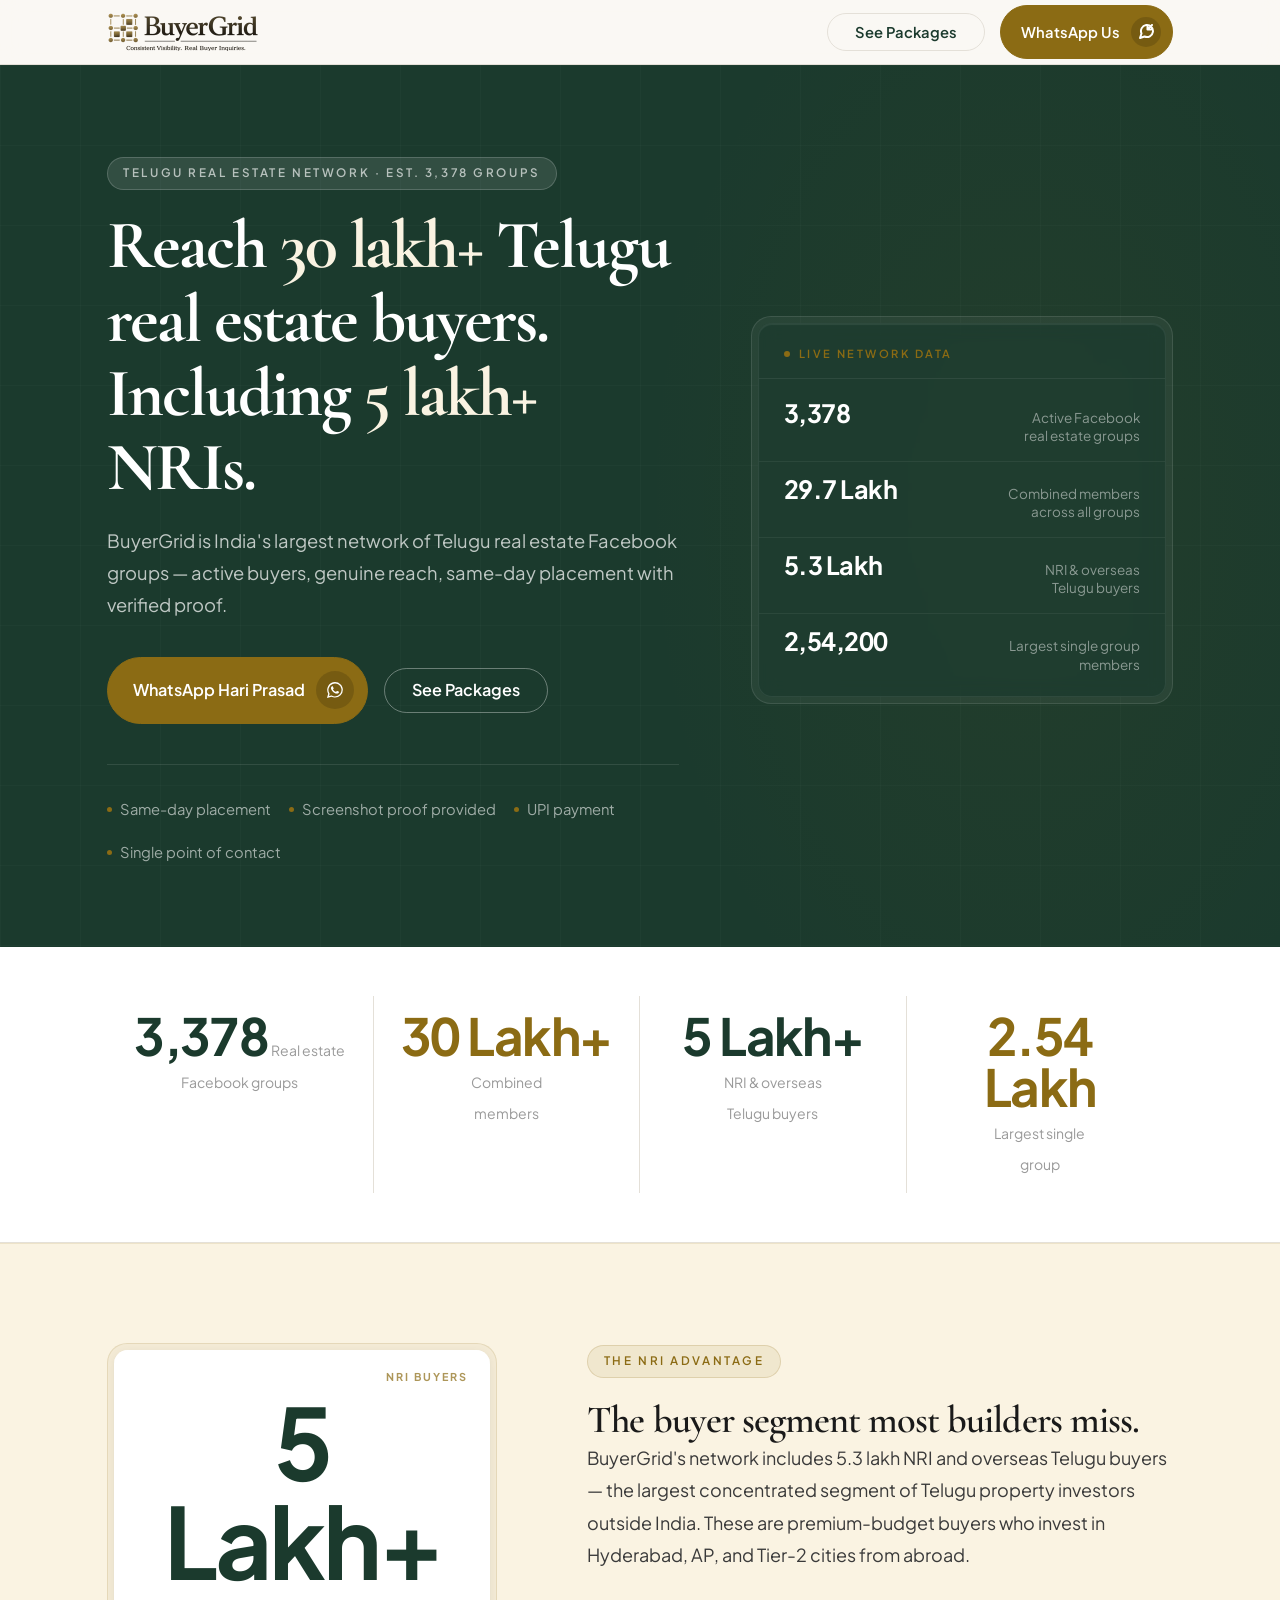
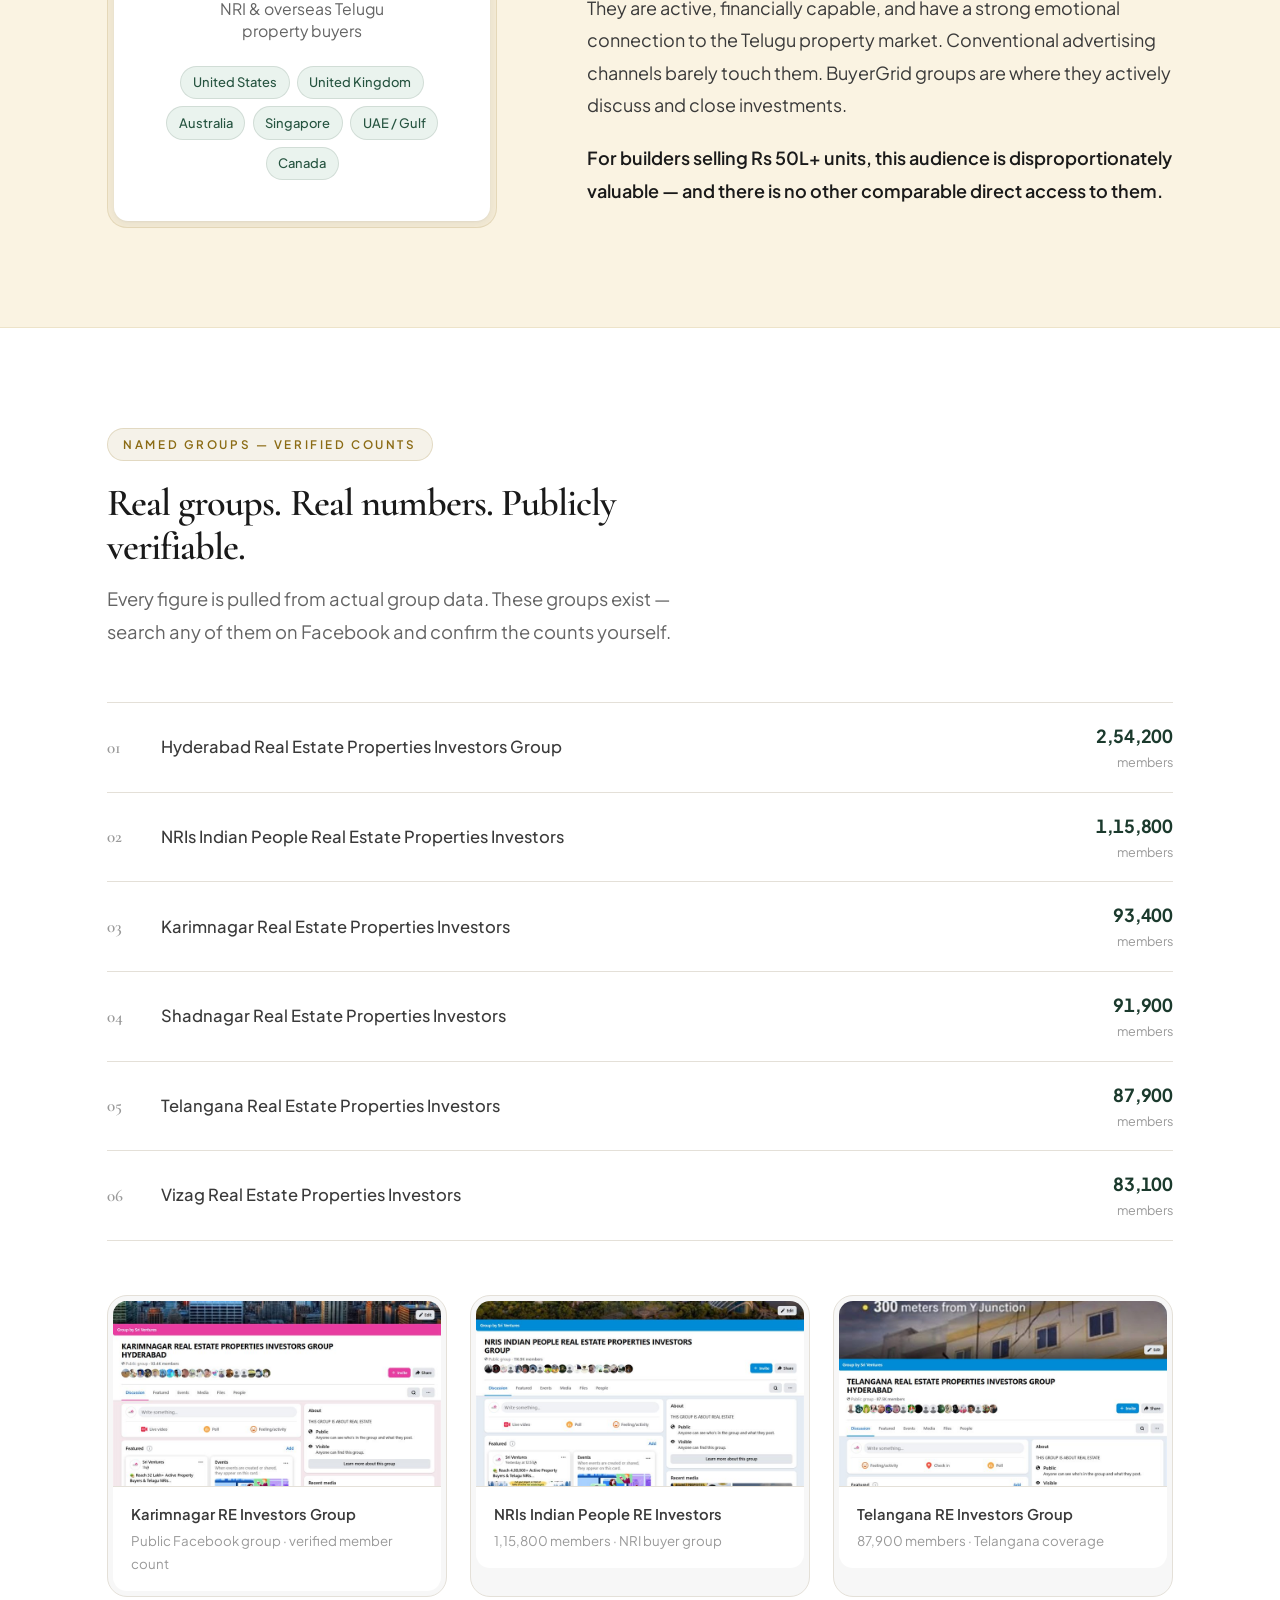
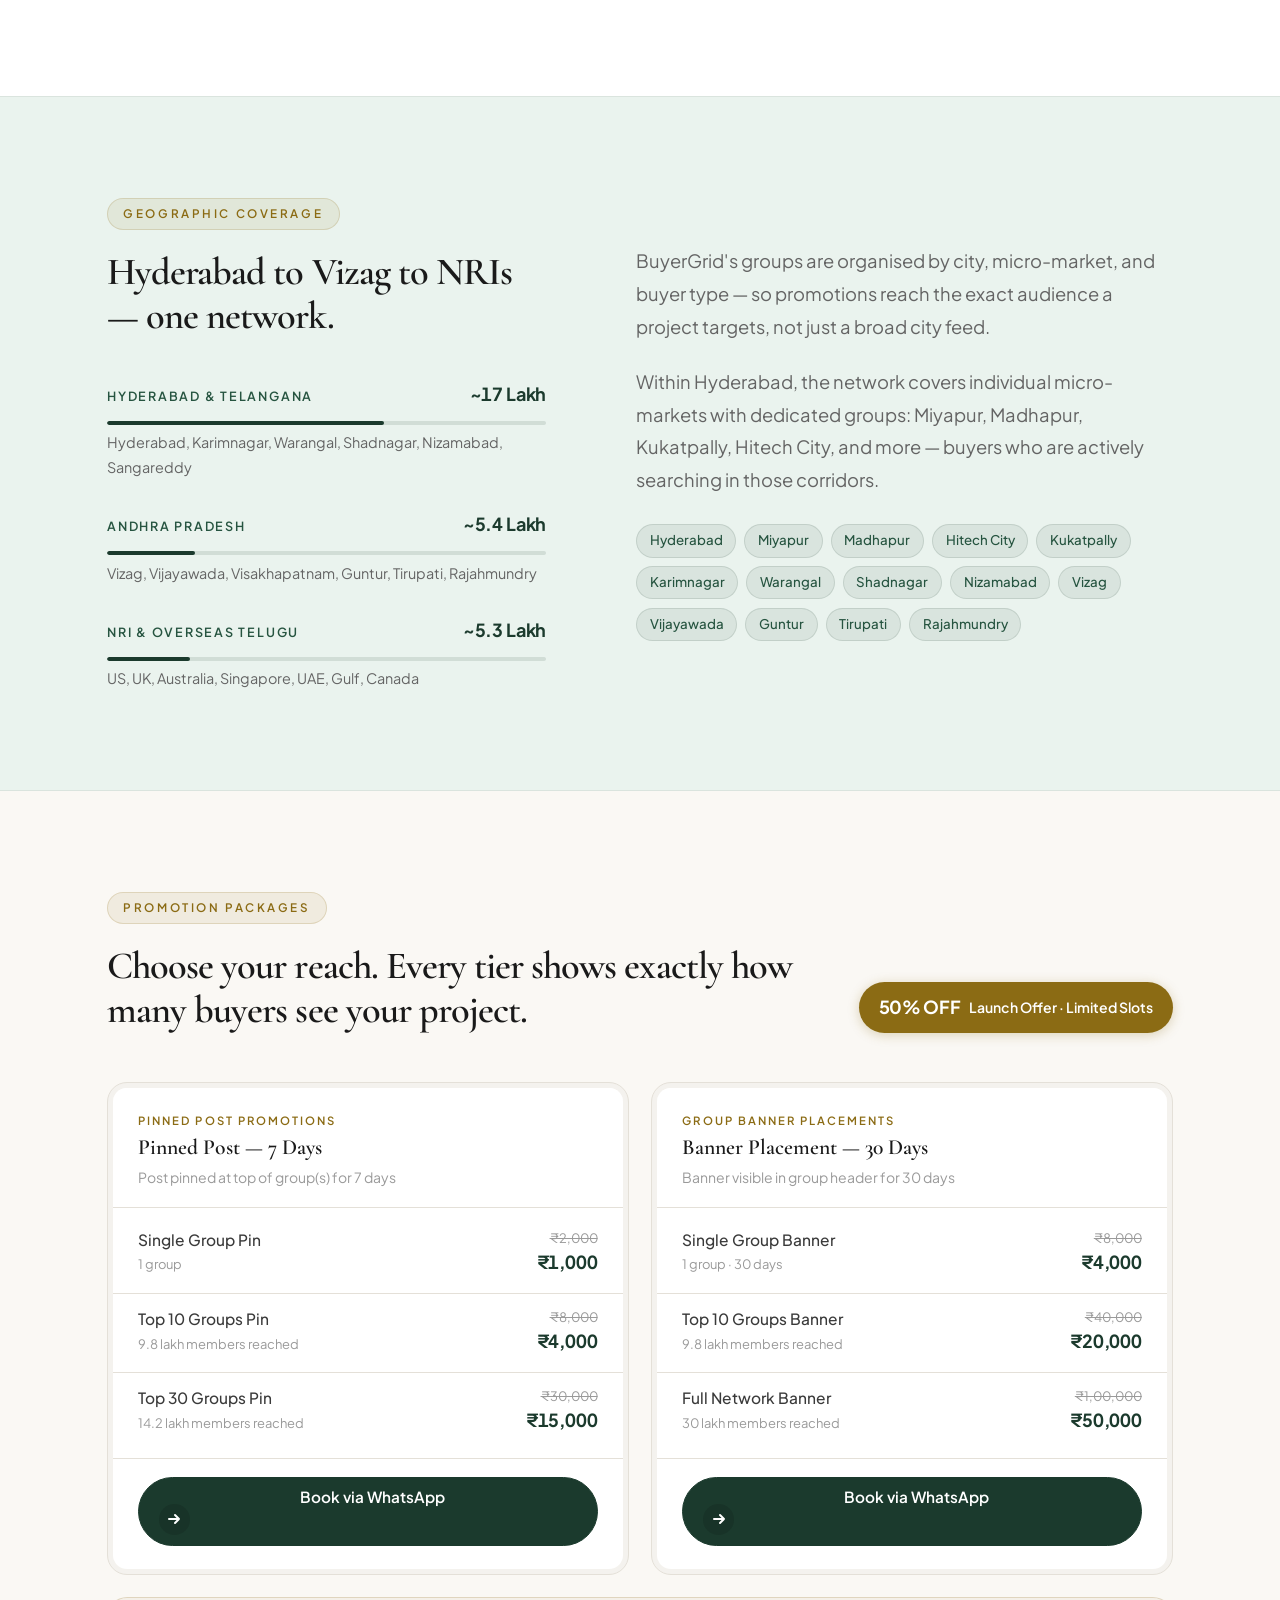
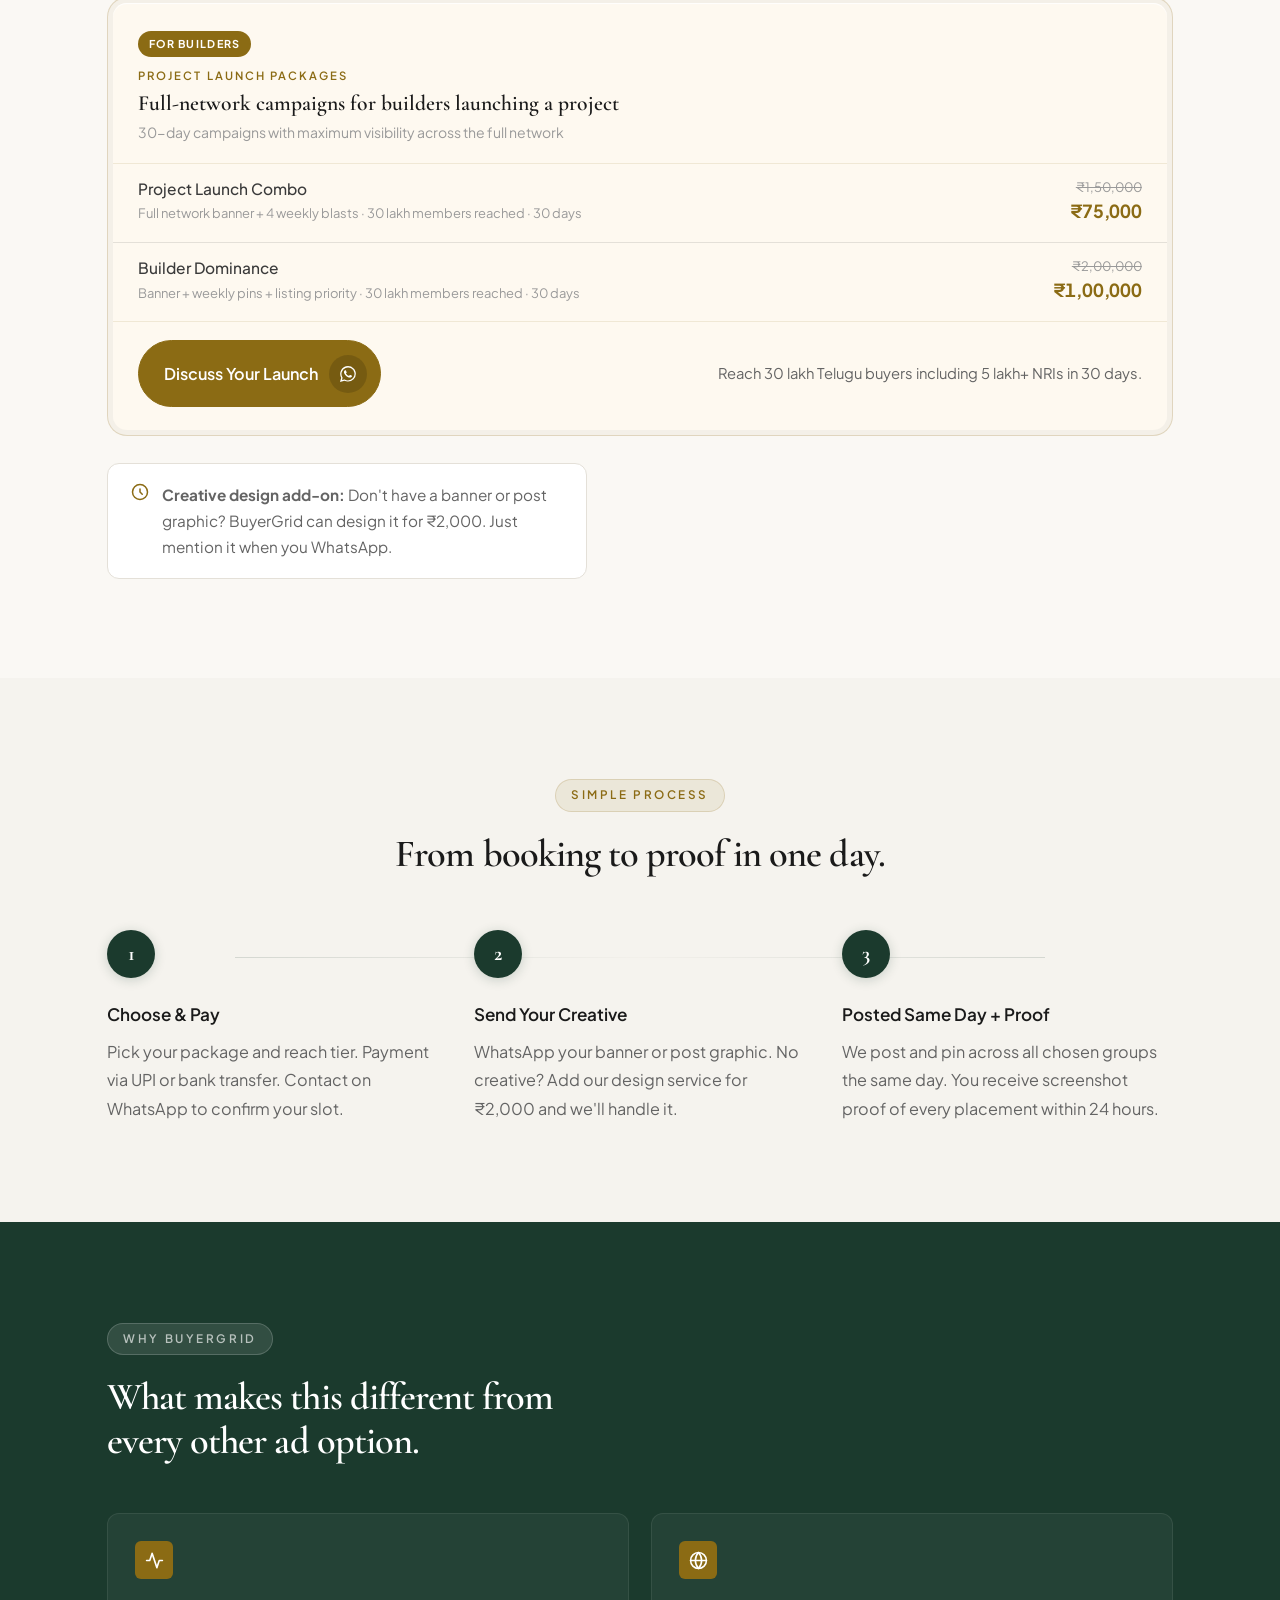
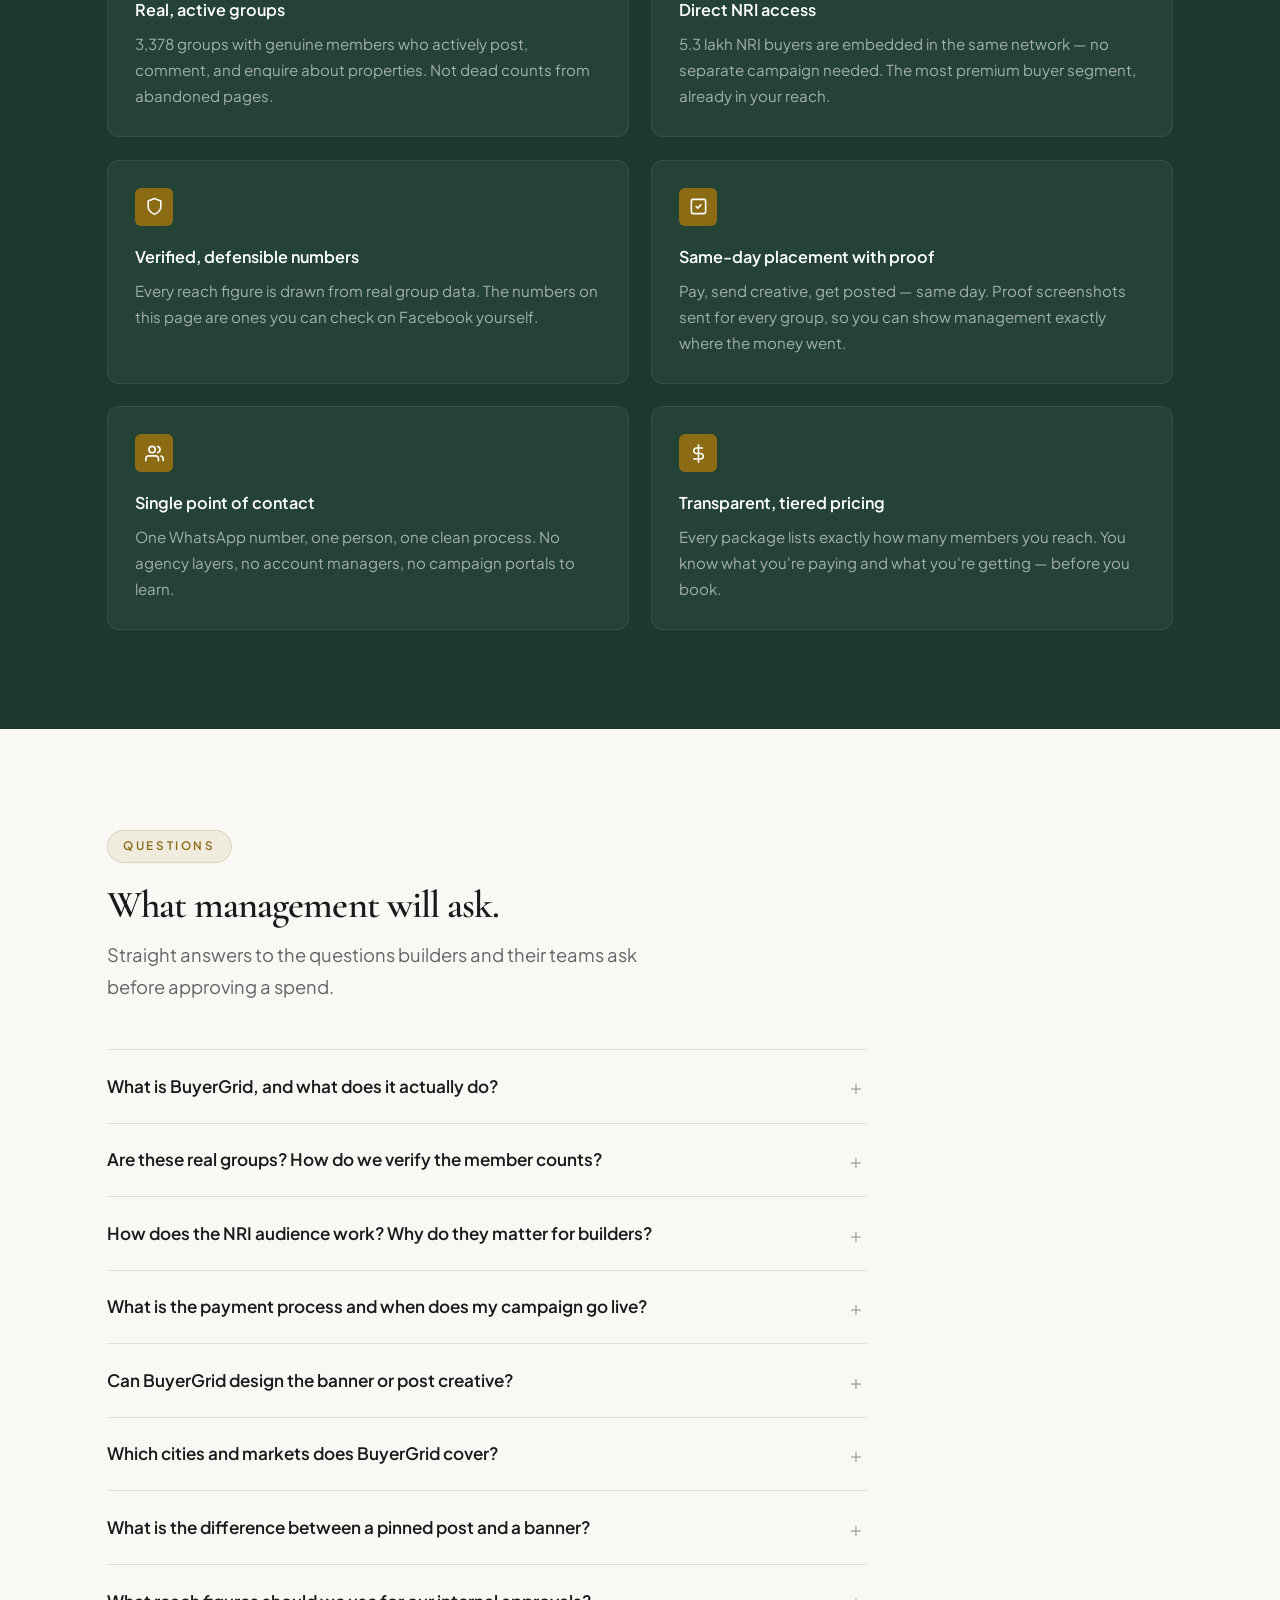
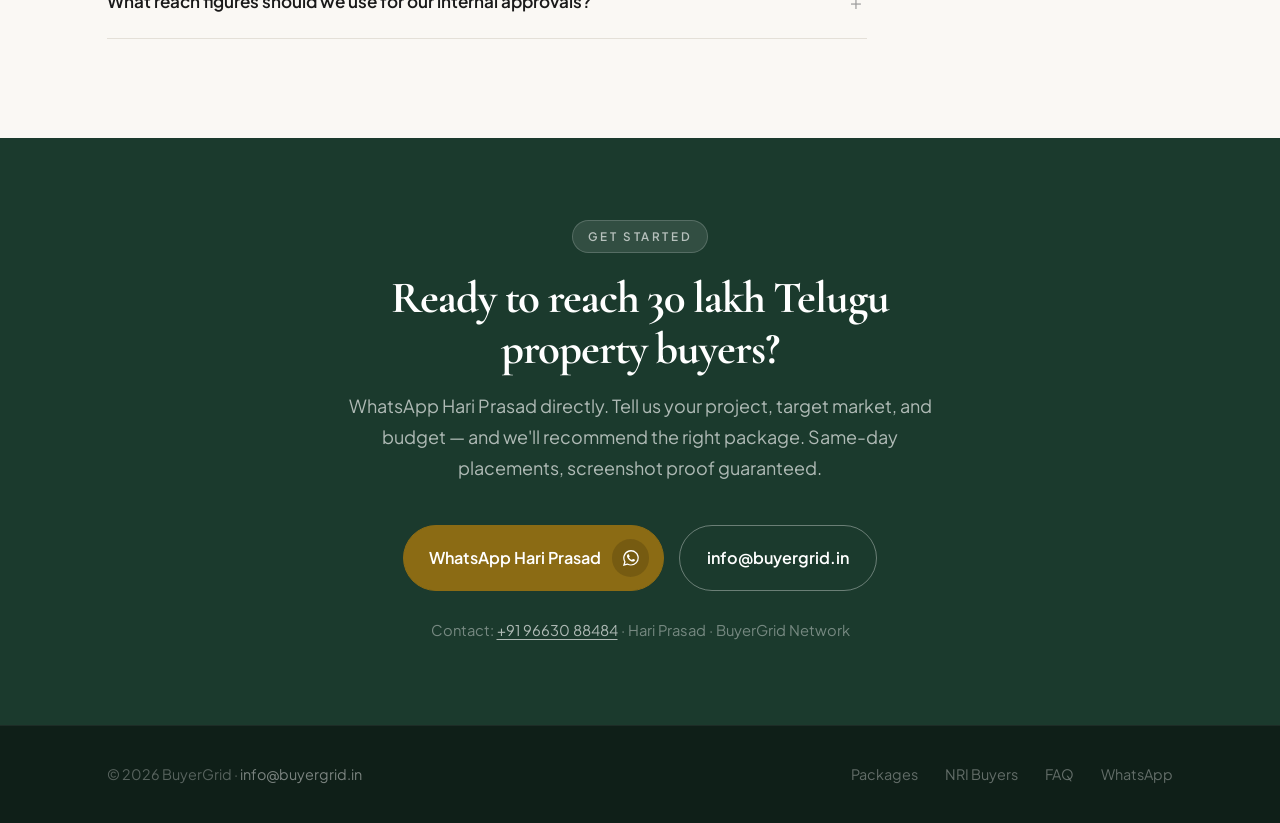
<file: index.html>
<!DOCTYPE html>
<html lang="en">
<head>
  <meta charset="UTF-8">
  <meta name="viewport" content="width=device-width, initial-scale=1.0">
  <meta name="robots" content="index, follow, max-snippet:-1, max-image-preview:large">

  <title>BuyerGrid — Reach 30 Lakh+ Telugu Real Estate Buyers &amp; 5 Lakh+ NRIs</title>
  <meta name="description" content="BuyerGrid is a network of 3,378 Facebook real estate groups with 30 lakh+ Telugu property buyers — including 5 lakh+ NRI buyers. Builders and developers promote across Hyderabad, AP, Vizag, and Telugu NRIs worldwide.">
  <link rel="canonical" href="https://buyergrid.in/">

  <!-- Open Graph — WhatsApp link preview -->
  <meta property="og:type"        content="website">
  <meta property="og:url"         content="https://buyergrid.in/">
  <meta property="og:title"       content="BuyerGrid — 30 Lakh+ Telugu Real Estate Buyers Across 3,378 Groups">
  <meta property="og:description" content="3,378 Facebook groups. 30 lakh+ members. 5 lakh+ NRI buyers. Reach the Telugu property market with same-day placement and verified proof.">
  <meta property="og:image"       content="https://buyergrid.in/images/og-image.jpg">
  <meta property="og:image:width" content="1200">
  <meta property="og:image:height" content="630">
  <meta property="og:locale"      content="en_IN">
  <meta property="og:site_name"   content="BuyerGrid">

  <!-- Twitter Card -->
  <meta name="twitter:card"        content="summary_large_image">
  <meta name="twitter:title"       content="BuyerGrid — 30 Lakh+ Telugu Real Estate Buyers">
  <meta name="twitter:description" content="3,378 Facebook groups. 5 lakh+ NRI buyers. Same-day placements with proof.">
  <meta name="twitter:image"       content="https://buyergrid.in/images/og-image.jpg">

  <!-- Fonts -->
  <link rel="preconnect" href="https://fonts.googleapis.com">
  <link rel="preconnect" href="https://fonts.gstatic.com" crossorigin>
  <link href="https://fonts.googleapis.com/css2?family=Cormorant+Garamond:ital,wght@0,400;0,600;0,700;1,400&family=Plus+Jakarta+Sans:wght@400;500;600;700&display=swap" rel="stylesheet" media="print" onload="this.media='all'">
  <noscript>
    <link href="https://fonts.googleapis.com/css2?family=Cormorant+Garamond:ital,wght@0,400;0,600;0,700;1,400&family=Plus+Jakarta+Sans:wght@400;500;600;700&display=swap" rel="stylesheet">
  </noscript>

  <link rel="stylesheet" href="css/main.css">

  <!-- === SCHEMA: Organization === -->
  <script type="application/ld+json">
  {
    "@context": "https://schema.org",
    "@type": "Organization",
    "@id": "https://buyergrid.in/#organization",
    "name": "BuyerGrid",
    "url": "https://buyergrid.in",
    "description": "BuyerGrid is a network of 3,378 Facebook real estate groups with over 29.7 lakh total members, including 5.3 lakh NRI and overseas Telugu buyers. It provides builders, developers, and brokers with direct promotional access to active Telugu property buyers across Hyderabad, Andhra Pradesh, Visakhapatnam, and Telugu NRI communities worldwide.",
    "logo": "https://buyergrid.in/images/logo.png",
    "contactPoint": [
      {
        "@type": "ContactPoint",
        "contactType": "sales",
        "telephone": "+91-9663088484",
        "email": "info@buyergrid.in",
        "availableLanguage": ["Telugu", "English"]
      }
    ],
    "areaServed": [
      { "@type": "State", "name": "Telangana" },
      { "@type": "State", "name": "Andhra Pradesh" },
      { "@type": "Country", "name": "India" }
    ],
    "sameAs": []
  }
  </script>

  <!-- === SCHEMA: OfferCatalog === -->
  <script type="application/ld+json">
  {
    "@context": "https://schema.org",
    "@type": "Service",
    "@id": "https://buyergrid.in/#service",
    "name": "BuyerGrid Real Estate Promotion Network",
    "provider": { "@id": "https://buyergrid.in/#organization" },
    "description": "Promotional placements across a network of 3,378 Telugu real estate Facebook groups reaching 30 lakh+ property buyers.",
    "areaServed": "Hyderabad, Telangana, Andhra Pradesh, NRI",
    "hasOfferCatalog": {
      "@type": "OfferCatalog",
      "name": "BuyerGrid Promotion Packages",
      "itemListElement": [
        {
          "@type": "Offer",
          "name": "Single Group Pin — 7 Days",
          "price": "1000",
          "priceCurrency": "INR",
          "description": "Pinned post promotion in one group for 7 days"
        },
        {
          "@type": "Offer",
          "name": "Top 10 Groups Pin — 7 Days",
          "price": "4000",
          "priceCurrency": "INR",
          "description": "Pinned post across Top 10 groups — 9.8 lakh reach for 7 days"
        },
        {
          "@type": "Offer",
          "name": "Top 30 Groups Pin — 7 Days",
          "price": "15000",
          "priceCurrency": "INR",
          "description": "Pinned post across Top 30 groups — 14.2 lakh reach for 7 days"
        },
        {
          "@type": "Offer",
          "name": "Full Network Banner — 30 Days",
          "price": "50000",
          "priceCurrency": "INR",
          "description": "Full network banner placement across all groups — 30 lakh reach for 30 days"
        },
        {
          "@type": "Offer",
          "name": "Project Launch Combo — 30 Days",
          "price": "75000",
          "priceCurrency": "INR",
          "description": "Full network banner + 4 weekly blasts for project launches — 30 lakh reach"
        },
        {
          "@type": "Offer",
          "name": "Builder Dominance Package — 30 Days",
          "price": "100000",
          "priceCurrency": "INR",
          "description": "Banner + weekly pins + listing priority — 30 lakh reach for 30 days"
        }
      ]
    }
  }
  </script>

  <!-- === SCHEMA: FAQPage === -->
  <script type="application/ld+json">
  {
    "@context": "https://schema.org",
    "@type": "FAQPage",
    "mainEntity": [
      {
        "@type": "Question",
        "name": "What is BuyerGrid?",
        "acceptedAnswer": {
          "@type": "Answer",
          "text": "BuyerGrid is a network of 3,378 Facebook real estate groups focused on Telugu-speaking property buyers across Hyderabad, Telangana, Andhra Pradesh, and NRI communities worldwide. Builders, developers, and brokers promote their projects through pinned posts, banner placements, and launch packages across this network."
        }
      },
      {
        "@type": "Question",
        "name": "Are these real, active groups? How many members do they have?",
        "acceptedAnswer": {
          "@type": "Answer",
          "text": "Yes. These are real, active Facebook groups with verified member counts. The network has 29.7 lakh total members across 3,378 groups. The largest group — Hyderabad Real Estate Properties Investors — has 2,54,200 members. All figures are drawn from actual group data and are defensible."
        }
      },
      {
        "@type": "Question",
        "name": "How does the NRI audience work?",
        "acceptedAnswer": {
          "@type": "Answer",
          "text": "BuyerGrid includes 5.3 lakh NRI and overseas Telugu buyers in its network, concentrated in groups focused on US, UK, Australia, Singapore, and Gulf-based Telugu communities who actively invest in Indian real estate. These are premium-budget investment buyers who are otherwise difficult to reach through conventional advertising."
        }
      },
      {
        "@type": "Question",
        "name": "What is the payment process and timing?",
        "acceptedAnswer": {
          "@type": "Answer",
          "text": "Payment is via UPI or bank transfer. Once confirmed, placements happen same day. You receive screenshot proof of every post and pin across all groups within 24 hours."
        }
      },
      {
        "@type": "Question",
        "name": "Can BuyerGrid design the creative?",
        "acceptedAnswer": {
          "@type": "Answer",
          "text": "Yes. Creative design (banner or post graphic) is available as an add-on for ₹2,000. You can also provide your own ready creative — just send it over WhatsApp."
        }
      },
      {
        "@type": "Question",
        "name": "Which markets does BuyerGrid cover?",
        "acceptedAnswer": {
          "@type": "Answer",
          "text": "Core coverage: Hyderabad (including Miyapur, Madhapur, Kukatpally, Hitech City), Karimnagar, Warangal, Shadnagar, Nizamabad, Sangareddy — totalling approximately 17 lakh members. Andhra Pradesh: Vizag, Vijayawada, Visakhapatnam, Guntur, Tirupati, Rajahmundry — approximately 5.4 lakh members. NRI / Overseas Telugu: approximately 5.3 lakh members."
        }
      },
      {
        "@type": "Question",
        "name": "How does a pinned post promotion work?",
        "acceptedAnswer": {
          "@type": "Answer",
          "text": "Your creative is posted and pinned to the top of each group for 7 days. It is the first post any member sees when they open the group. After the placement period, you receive proof screenshots showing the pinned post in each group."
        }
      },
      {
        "@type": "Question",
        "name": "What is the difference between the launch offer price and the regular price?",
        "acceptedAnswer": {
          "@type": "Answer",
          "text": "BuyerGrid is currently running a 50% launch offer on all packages — limited slots. The prices shown with the discount (e.g. ₹4,000 for Top 10 Pin vs ₹8,000 regular) are the current active prices. Contact us on WhatsApp to confirm availability and book your slot."
        }
      }
    ]
  }
  </script>
</head>
<body>

  <!-- === NAVIGATION === -->
  <nav class="site-nav" role="navigation" aria-label="Main navigation">
    <div class="container">
      <div class="nav-inner">
        <a href="/" class="logo" aria-label="BuyerGrid home">
          <img src="images/logo.png" alt="BuyerGrid" class="logo-img" width="152" height="38">
        </a>
        <div style="display:flex;align-items:center;gap:0.85rem;">
          <a href="#packages" class="btn btn-outline btn-sm btn-plain" style="display:none;" id="nav-packages">See Packages</a>
          <a href="https://wa.me/919663088484" target="_blank" rel="noopener" class="btn btn-brass btn-sm" aria-label="Contact on WhatsApp">
            WhatsApp Us
            <span class="btn-icon" aria-hidden="true">
              <svg viewBox="0 0 16 16" fill="none" stroke="currentColor" stroke-width="2" stroke-linecap="round" stroke-linejoin="round"><path d="M14 1L9.5 5.5m0 0H13m-3.5 0V2M2 14l1.5-4.5A6 6 0 1 1 6.5 12.5L2 14z"/></svg>
            </span>
          </a>
        </div>
      </div>
    </div>
  </nav>

  <!-- === HERO === -->
  <section class="hero" id="hero" aria-labelledby="hero-heading">
    <div class="container">
      <div class="hero-split">

        <!-- Left: Content -->
        <div class="hero-content">
          <div class="eyebrow eyebrow--light">Telugu Real Estate Network · Est. 3,378 Groups</div>

          <h1 class="hero-h1" id="hero-heading">
            Reach <em>30 lakh+</em> Telugu real estate buyers. Including <em>5 lakh+</em> NRIs.
          </h1>

          <p class="hero-sub">
            BuyerGrid is India's largest network of Telugu real estate Facebook groups — active buyers, genuine reach, same-day placement with verified proof.
          </p>

          <div class="hero-actions">
            <a href="https://wa.me/919663088484" target="_blank" rel="noopener" class="btn btn-brass" aria-label="WhatsApp Hari Prasad">
              WhatsApp Hari Prasad
              <span class="btn-icon" aria-hidden="true">
                <svg viewBox="0 0 16 16" fill="currentColor"><path d="M13.6 2.4A7.8 7.8 0 0 0 8 0a7.84 7.84 0 0 0-6.8 11.73L0 16l4.41-1.16A7.84 7.84 0 0 0 8 15.6a7.84 7.84 0 0 0 7.84-7.84c0-2.1-.82-4.07-2.24-5.36zm-5.6 12.07a6.52 6.52 0 0 1-3.32-.9l-.24-.14-2.47.65.66-2.41-.16-.25a6.52 6.52 0 1 1 5.53 3.05zm3.58-4.88c-.2-.1-1.17-.58-1.35-.64-.18-.07-.31-.1-.44.1-.13.2-.5.64-.62.77-.11.13-.23.15-.43.05a5.38 5.38 0 0 1-1.59-.98 5.96 5.96 0 0 1-1.1-1.37c-.11-.2-.01-.3.08-.4.09-.09.2-.23.3-.35.1-.12.13-.2.2-.33.07-.13.03-.25-.02-.35-.05-.1-.44-1.06-.6-1.45-.16-.38-.32-.33-.44-.33h-.38c-.13 0-.34.05-.52.25-.18.2-.68.66-.68 1.62 0 .95.7 1.88.8 2.01.1.13 1.37 2.1 3.33 2.94.46.2.83.32 1.11.41.47.15.9.13 1.23.08.38-.06 1.17-.48 1.33-.94.17-.46.17-.86.12-.94-.05-.08-.18-.13-.38-.23z"/></svg>
              </span>
            </a>
            <a href="#packages" class="btn btn-ghost btn-plain">See Packages</a>
          </div>

          <div class="hero-proof">
            <span class="hero-proof-item"><span class="hero-proof-dot"></span>Same-day placement</span>
            <span class="hero-proof-item"><span class="hero-proof-dot"></span>Screenshot proof provided</span>
            <span class="hero-proof-item"><span class="hero-proof-dot"></span>UPI payment</span>
            <span class="hero-proof-item"><span class="hero-proof-dot"></span>Single point of contact</span>
          </div>
        </div>

        <!-- Right: Stats Panel — Double-Bezel -->
        <aside class="hero-panel-shell" aria-label="Network statistics">
          <div class="hero-panel-core">
            <div class="hero-panel-head">
              <div class="hero-panel-tag">Live Network Data</div>
            </div>
            <div class="hero-panel-stats">
              <div class="panel-stat">
                <span class="panel-stat-num">3,378</span>
                <span class="panel-stat-label">Active Facebook<br>real estate groups</span>
              </div>
              <div class="panel-stat">
                <span class="panel-stat-num">29.7 Lakh</span>
                <span class="panel-stat-label">Combined members<br>across all groups</span>
              </div>
              <div class="panel-stat">
                <span class="panel-stat-num">5.3 Lakh</span>
                <span class="panel-stat-label">NRI &amp; overseas<br>Telugu buyers</span>
              </div>
              <div class="panel-stat">
                <span class="panel-stat-num">2,54,200</span>
                <span class="panel-stat-label">Largest single group<br>members</span>
              </div>
            </div>
          </div>
        </aside>

      </div>
    </div>
  </section>

  <!-- === STATS STRIP === -->
  <div class="stats-strip" role="region" aria-label="Network at a glance">
    <div class="container">
      <div class="stats-row">
        <div class="stat-cell reveal">
          <span class="stat-num" data-count="3378" data-suffix="">3,378</span>
          <span class="stat-desc">Real estate<br>Facebook groups</span>
        </div>
        <div class="stat-cell reveal reveal-d1">
          <span class="stat-num stat-num--brass">30 Lakh+</span>
          <span class="stat-desc">Combined<br>members</span>
        </div>
        <div class="stat-cell reveal reveal-d2">
          <span class="stat-num">5 Lakh+</span>
          <span class="stat-desc">NRI &amp; overseas<br>Telugu buyers</span>
        </div>
        <div class="stat-cell reveal reveal-d3">
          <span class="stat-num stat-num--brass">2.54 Lakh</span>
          <span class="stat-desc">Largest single<br>group</span>
        </div>
      </div>
    </div>
  </div>

  <!-- === NRI ADVANTAGE === -->
  <section class="nri-section" id="nri" aria-labelledby="nri-heading">
    <div class="container">
      <div class="nri-layout">

        <!-- Left: Double-Bezel number card -->
        <div class="reveal">
          <div class="nri-card-shell">
            <div class="nri-card-core">
              <span class="nri-big-num">5 Lakh+</span>
              <span class="nri-big-tag">NRI &amp; overseas Telugu<br>property buyers</span>
              <div class="nri-locations" role="list" aria-label="NRI locations">
                <span class="nri-loc" role="listitem">United States</span>
                <span class="nri-loc" role="listitem">United Kingdom</span>
                <span class="nri-loc" role="listitem">Australia</span>
                <span class="nri-loc" role="listitem">Singapore</span>
                <span class="nri-loc" role="listitem">UAE / Gulf</span>
                <span class="nri-loc" role="listitem">Canada</span>
              </div>
            </div>
          </div>
        </div>

        <!-- Right: Content -->
        <div>
          <div class="eyebrow reveal">The NRI Advantage</div>
          <h2 class="section-heading reveal reveal-d1" id="nri-heading">
            The buyer segment most builders miss.
          </h2>
          <p class="nri-body reveal reveal-d2">
            BuyerGrid's network includes 5.3 lakh NRI and overseas Telugu buyers — the largest concentrated segment of Telugu property investors outside India. These are premium-budget buyers who invest in Hyderabad, AP, and Tier-2 cities from abroad.
          </p>
          <p class="nri-body reveal reveal-d2">
            They are active, financially capable, and have a strong emotional connection to the Telugu property market. Conventional advertising channels barely touch them. BuyerGrid groups are where they actively discuss and close investments.
          </p>
          <p class="nri-body reveal reveal-d3" style="font-weight:600;color:var(--ink);">
            For builders selling Rs 50L+ units, this audience is disproportionately valuable — and there is no other comparable direct access to them.
          </p>
        </div>

      </div>
    </div>
  </section>

  <!-- === PROOF OF SCALE === -->
  <section class="proof-section" id="proof" aria-labelledby="proof-heading">
    <div class="container">

      <div class="proof-intro reveal">
        <div class="eyebrow">Named Groups — Verified Counts</div>
        <h2 class="section-heading" id="proof-heading">Real groups. Real numbers. Publicly verifiable.</h2>
        <p class="section-sub" style="margin-top:0.75rem;">Every figure is pulled from actual group data. These groups exist — search any of them on Facebook and confirm the counts yourself.</p>
      </div>

      <!-- Elegant data list -->
      <div class="groups-list" role="list" aria-label="Top groups by membership">
        <div class="group-row reveal" role="listitem">
          <span class="group-rank">01</span>
          <span class="group-name">Hyderabad Real Estate Properties Investors Group</span>
          <span class="group-count">2,54,200<span>members</span></span>
        </div>
        <div class="group-row reveal reveal-d1" role="listitem">
          <span class="group-rank">02</span>
          <span class="group-name">NRIs Indian People Real Estate Properties Investors</span>
          <span class="group-count">1,15,800<span>members</span></span>
        </div>
        <div class="group-row reveal reveal-d2" role="listitem">
          <span class="group-rank">03</span>
          <span class="group-name">Karimnagar Real Estate Properties Investors</span>
          <span class="group-count">93,400<span>members</span></span>
        </div>
        <div class="group-row reveal reveal-d3" role="listitem">
          <span class="group-rank">04</span>
          <span class="group-name">Shadnagar Real Estate Properties Investors</span>
          <span class="group-count">91,900<span>members</span></span>
        </div>
        <div class="group-row reveal reveal-d4" role="listitem">
          <span class="group-rank">05</span>
          <span class="group-name">Telangana Real Estate Properties Investors</span>
          <span class="group-count">87,900<span>members</span></span>
        </div>
        <div class="group-row reveal reveal-d5" role="listitem">
          <span class="group-rank">06</span>
          <span class="group-name">Vizag Real Estate Properties Investors</span>
          <span class="group-count">83,100<span>members</span></span>
        </div>
      </div>

      <!-- Screenshot gallery — placeholders -->
      <div class="proof-gallery" aria-label="Group screenshots">
        <div class="proof-card-shell reveal">
          <div class="proof-card-core">
            <div class="proof-img-wrap">
              <img src="images/group-proof-2.jpg" alt="Karimnagar Real Estate Properties Investors Group Hyderabad — Facebook group screenshot" width="800" height="450" loading="lazy">
            </div>
            <div class="proof-card-info">
              <p class="proof-card-title">Karimnagar RE Investors Group</p>
              <p class="proof-card-meta">Public Facebook group · verified member count</p>
            </div>
          </div>
        </div>
        <div class="proof-card-shell reveal reveal-d1">
          <div class="proof-card-core">
            <div class="proof-img-wrap">
              <img src="images/group-proof-1.jpg" alt="NRIs Indian People Real Estate Properties Investors Group — Facebook group screenshot showing 1,15,800 members" width="800" height="450" loading="lazy">
            </div>
            <div class="proof-card-info">
              <p class="proof-card-title">NRIs Indian People RE Investors</p>
              <p class="proof-card-meta">1,15,800 members · NRI buyer group</p>
            </div>
          </div>
        </div>
        <div class="proof-card-shell reveal reveal-d2">
          <div class="proof-card-core">
            <div class="proof-img-wrap">
              <img src="images/group-proof-3.jpg" alt="Telangana Real Estate Properties Investors Group Hyderabad — Facebook group screenshot" width="800" height="450" loading="lazy">
            </div>
            <div class="proof-card-info">
              <p class="proof-card-title">Telangana RE Investors Group</p>
              <p class="proof-card-meta">87,900 members · Telangana coverage</p>
            </div>
          </div>
        </div>
      </div>

    </div>
  </section>

  <!-- === COVERAGE BREAKDOWN === -->
  <section class="coverage-section" id="coverage" aria-labelledby="coverage-heading">
    <div class="container">
      <div class="coverage-grid">

        <!-- Bars -->
        <div>
          <div class="eyebrow reveal">Geographic Coverage</div>
          <h2 class="section-heading reveal reveal-d1" id="coverage-heading" style="margin-bottom:2.25rem;">
            Hyderabad to Vizag to NRIs — one network.
          </h2>

          <div class="coverage-bars" role="list" aria-label="Coverage by region">
            <div class="coverage-bar-row reveal" role="listitem">
              <div class="coverage-bar-meta">
                <span class="coverage-region">Hyderabad &amp; Telangana</span>
                <span class="coverage-count">~17 Lakh</span>
              </div>
              <div class="coverage-bar" role="progressbar" aria-valuenow="63" aria-valuemin="0" aria-valuemax="100">
                <div class="coverage-bar-fill" data-width="63"></div>
              </div>
              <div class="coverage-detail">Hyderabad, Karimnagar, Warangal, Shadnagar, Nizamabad, Sangareddy</div>
            </div>
            <div class="coverage-bar-row reveal reveal-d1" role="listitem">
              <div class="coverage-bar-meta">
                <span class="coverage-region">Andhra Pradesh</span>
                <span class="coverage-count">~5.4 Lakh</span>
              </div>
              <div class="coverage-bar" role="progressbar" aria-valuenow="20" aria-valuemin="0" aria-valuemax="100">
                <div class="coverage-bar-fill" data-width="20"></div>
              </div>
              <div class="coverage-detail">Vizag, Vijayawada, Visakhapatnam, Guntur, Tirupati, Rajahmundry</div>
            </div>
            <div class="coverage-bar-row reveal reveal-d2" role="listitem">
              <div class="coverage-bar-meta">
                <span class="coverage-region">NRI &amp; Overseas Telugu</span>
                <span class="coverage-count">~5.3 Lakh</span>
              </div>
              <div class="coverage-bar" role="progressbar" aria-valuenow="19" aria-valuemin="0" aria-valuemax="100">
                <div class="coverage-bar-fill" data-width="19"></div>
              </div>
              <div class="coverage-detail">US, UK, Australia, Singapore, UAE, Gulf, Canada</div>
            </div>
          </div>
        </div>

        <!-- Key markets -->
        <div class="coverage-content reveal reveal-d2">
          <p class="section-sub" style="margin-bottom:1.25rem;">
            BuyerGrid's groups are organised by city, micro-market, and buyer type — so promotions reach the exact audience a project targets, not just a broad city feed.
          </p>
          <p class="section-sub" style="margin-bottom:1.5rem;">
            Within Hyderabad, the network covers individual micro-markets with dedicated groups: Miyapur, Madhapur, Kukatpally, Hitech City, and more — buyers who are actively searching in those corridors.
          </p>
          <div class="coverage-markets" role="list" aria-label="Key markets">
            <span class="mkt-tag" role="listitem">Hyderabad</span>
            <span class="mkt-tag" role="listitem">Miyapur</span>
            <span class="mkt-tag" role="listitem">Madhapur</span>
            <span class="mkt-tag" role="listitem">Hitech City</span>
            <span class="mkt-tag" role="listitem">Kukatpally</span>
            <span class="mkt-tag" role="listitem">Karimnagar</span>
            <span class="mkt-tag" role="listitem">Warangal</span>
            <span class="mkt-tag" role="listitem">Shadnagar</span>
            <span class="mkt-tag" role="listitem">Nizamabad</span>
            <span class="mkt-tag" role="listitem">Vizag</span>
            <span class="mkt-tag" role="listitem">Vijayawada</span>
            <span class="mkt-tag" role="listitem">Guntur</span>
            <span class="mkt-tag" role="listitem">Tirupati</span>
            <span class="mkt-tag" role="listitem">Rajahmundry</span>
          </div>
        </div>

      </div>
    </div>
  </section>

  <!-- === PACKAGES === -->
  <section class="packages-section" id="packages" aria-labelledby="packages-heading">
    <div class="container">

      <div class="packages-head">
        <div>
          <div class="eyebrow reveal">Promotion Packages</div>
          <h2 class="section-heading reveal reveal-d1" id="packages-heading">
            Choose your reach. Every tier shows exactly how many buyers see your project.
          </h2>
        </div>
        <div class="launch-pill reveal reveal-d2" aria-label="Launch offer: 50% off, limited slots">
          <span class="launch-pill-pct">50% OFF</span>
          Launch Offer · Limited Slots
        </div>
      </div>

      <!-- Row 1: 2-col — Pinned Posts + Banners -->
      <div class="pkg-row-1">

        <!-- Pinned Posts -->
        <div class="pkg-shell reveal">
          <div class="pkg-core">
            <div class="pkg-header">
              <div class="pkg-cat">Pinned Post Promotions</div>
              <h3 class="pkg-title">Pinned Post — 7 Days</h3>
              <div class="pkg-duration">Post pinned at top of group(s) for 7 days</div>
            </div>
            <div class="pkg-tiers">
              <div class="pkg-tier">
                <div>
                  <div class="pkg-tier-name">Single Group Pin</div>
                  <span class="pkg-reach">1 group</span>
                </div>
                <div class="pkg-price">
                  <span class="pkg-orig">₹2,000</span>
                  <span class="pkg-now">₹1,000</span>
                </div>
              </div>
              <div class="pkg-tier">
                <div>
                  <div class="pkg-tier-name">Top 10 Groups Pin</div>
                  <span class="pkg-reach">9.8 lakh members reached</span>
                </div>
                <div class="pkg-price">
                  <span class="pkg-orig">₹8,000</span>
                  <span class="pkg-now">₹4,000</span>
                </div>
              </div>
              <div class="pkg-tier">
                <div>
                  <div class="pkg-tier-name">Top 30 Groups Pin</div>
                  <span class="pkg-reach">14.2 lakh members reached</span>
                </div>
                <div class="pkg-price">
                  <span class="pkg-orig">₹30,000</span>
                  <span class="pkg-now">₹15,000</span>
                </div>
              </div>
            </div>
            <div class="pkg-footer">
              <a href="https://wa.me/919663088484" target="_blank" rel="noopener" class="btn btn-forest btn-sm pkg-cta" aria-label="Book Pinned Post via WhatsApp">
                Book via WhatsApp
                <span class="btn-icon" aria-hidden="true">
                  <svg viewBox="0 0 16 16" fill="none" stroke="currentColor" stroke-width="2" stroke-linecap="round" stroke-linejoin="round"><path d="M3 8h10m-4-4 4 4-4 4"/></svg>
                </span>
              </a>
            </div>
          </div>
        </div>

        <!-- Group Banners -->
        <div class="pkg-shell reveal reveal-d1">
          <div class="pkg-core">
            <div class="pkg-header">
              <div class="pkg-cat">Group Banner Placements</div>
              <h3 class="pkg-title">Banner Placement — 30 Days</h3>
              <div class="pkg-duration">Banner visible in group header for 30 days</div>
            </div>
            <div class="pkg-tiers">
              <div class="pkg-tier">
                <div>
                  <div class="pkg-tier-name">Single Group Banner</div>
                  <span class="pkg-reach">1 group · 30 days</span>
                </div>
                <div class="pkg-price">
                  <span class="pkg-orig">₹8,000</span>
                  <span class="pkg-now">₹4,000</span>
                </div>
              </div>
              <div class="pkg-tier">
                <div>
                  <div class="pkg-tier-name">Top 10 Groups Banner</div>
                  <span class="pkg-reach">9.8 lakh members reached</span>
                </div>
                <div class="pkg-price">
                  <span class="pkg-orig">₹40,000</span>
                  <span class="pkg-now">₹20,000</span>
                </div>
              </div>
              <div class="pkg-tier">
                <div>
                  <div class="pkg-tier-name">Full Network Banner</div>
                  <span class="pkg-reach">30 lakh members reached</span>
                </div>
                <div class="pkg-price">
                  <span class="pkg-orig">₹1,00,000</span>
                  <span class="pkg-now">₹50,000</span>
                </div>
              </div>
            </div>
            <div class="pkg-footer">
              <a href="https://wa.me/919663088484" target="_blank" rel="noopener" class="btn btn-forest btn-sm pkg-cta" aria-label="Book Banner via WhatsApp">
                Book via WhatsApp
                <span class="btn-icon" aria-hidden="true">
                  <svg viewBox="0 0 16 16" fill="none" stroke="currentColor" stroke-width="2" stroke-linecap="round" stroke-linejoin="round"><path d="M3 8h10m-4-4 4 4-4 4"/></svg>
                </span>
              </a>
            </div>
          </div>
        </div>

      </div>

      <!-- Row 2: Full-width Featured — Builder Packages -->
      <div class="pkg-shell pkg-shell--featured reveal reveal-d2">
        <div class="pkg-core">
          <div class="pkg-header">
            <span class="pkg-badge">For Builders</span>
            <div class="pkg-cat">Project Launch Packages</div>
            <h3 class="pkg-title">Full-network campaigns for builders launching a project</h3>
            <div class="pkg-duration">30-day campaigns with maximum visibility across the full network</div>
          </div>

          <div style="display:grid;grid-template-columns:1fr;gap:0;" id="builder-tiers">
            <div class="pkg-tier">
              <div>
                <div class="pkg-tier-name">Project Launch Combo</div>
                <span class="pkg-reach">Full network banner + 4 weekly blasts · 30 lakh members reached · 30 days</span>
              </div>
              <div class="pkg-price">
                <span class="pkg-orig">₹1,50,000</span>
                <span class="pkg-now pkg-now--brass">₹75,000</span>
              </div>
            </div>
            <div class="pkg-tier">
              <div>
                <div class="pkg-tier-name">Builder Dominance</div>
                <span class="pkg-reach">Banner + weekly pins + listing priority · 30 lakh members reached · 30 days</span>
              </div>
              <div class="pkg-price">
                <span class="pkg-orig">₹2,00,000</span>
                <span class="pkg-now pkg-now--brass">₹1,00,000</span>
              </div>
            </div>
          </div>

          <div class="pkg-footer" style="display:flex;flex-wrap:wrap;align-items:center;justify-content:space-between;gap:1rem;">
            <a href="https://wa.me/919663088484" target="_blank" rel="noopener" class="btn btn-brass" aria-label="Discuss builder package on WhatsApp">
              Discuss Your Launch
              <span class="btn-icon" aria-hidden="true">
                <svg viewBox="0 0 16 16" fill="currentColor"><path d="M13.6 2.4A7.8 7.8 0 0 0 8 0a7.84 7.84 0 0 0-6.8 11.73L0 16l4.41-1.16A7.84 7.84 0 0 0 8 15.6a7.84 7.84 0 0 0 7.84-7.84c0-2.1-.82-4.07-2.24-5.36zm-5.6 12.07a6.52 6.52 0 0 1-3.32-.9l-.24-.14-2.47.65.66-2.41-.16-.25a6.52 6.52 0 1 1 5.53 3.05zm3.58-4.88c-.2-.1-1.17-.58-1.35-.64-.18-.07-.31-.1-.44.1-.13.2-.5.64-.62.77-.11.13-.23.15-.43.05a5.38 5.38 0 0 1-1.59-.98 5.96 5.96 0 0 1-1.1-1.37c-.11-.2-.01-.3.08-.4.09-.09.2-.23.3-.35.1-.12.13-.2.2-.33.07-.13.03-.25-.02-.35-.05-.1-.44-1.06-.6-1.45-.16-.38-.32-.33-.44-.33h-.38c-.13 0-.34.05-.52.25-.18.2-.68.66-.68 1.62 0 .95.7 1.88.8 2.01.1.13 1.37 2.1 3.33 2.94.46.2.83.32 1.11.41.47.15.9.13 1.23.08.38-.06 1.17-.48 1.33-.94.17-.46.17-.86.12-.94-.05-.08-.18-.13-.38-.23z"/></svg>
              </span>
            </a>
            <p style="font-size:0.82rem;color:var(--ink-3);margin:0;">Reach 30 lakh Telugu buyers including 5 lakh+ NRIs in 30 days.</p>
          </div>
        </div>
      </div>

      <!-- Add-on note -->
      <div class="pkg-addon reveal">
        <svg viewBox="0 0 24 24" fill="none" stroke="currentColor" stroke-width="2" stroke-linecap="round" stroke-linejoin="round" aria-hidden="true"><circle cx="12" cy="12" r="10"/><path d="M12 8v4l3 3"/></svg>
        <span><strong>Creative design add-on:</strong> Don't have a banner or post graphic? BuyerGrid can design it for ₹2,000. Just mention it when you WhatsApp.</span>
      </div>

    </div>
  </section>

  <!-- === HOW IT WORKS === -->
  <section class="how-section section section--warm" id="how" aria-labelledby="how-heading">
    <div class="container">
      <div class="text-center" style="max-width:520px;margin-inline:auto;">
        <div class="eyebrow reveal">Simple Process</div>
        <h2 class="section-heading reveal reveal-d1" id="how-heading">From booking to proof in one day.</h2>
      </div>

      <div class="how-steps" role="list">
        <div class="how-step reveal" role="listitem">
          <div class="how-n" aria-hidden="true">1</div>
          <h3 class="how-title">Choose &amp; Pay</h3>
          <p class="how-body">Pick your package and reach tier. Payment via UPI or bank transfer. Contact on WhatsApp to confirm your slot.</p>
        </div>
        <div class="how-step reveal reveal-d1" role="listitem">
          <div class="how-n" aria-hidden="true">2</div>
          <h3 class="how-title">Send Your Creative</h3>
          <p class="how-body">WhatsApp your banner or post graphic. No creative? Add our design service for ₹2,000 and we'll handle it.</p>
        </div>
        <div class="how-step reveal reveal-d2" role="listitem">
          <div class="how-n" aria-hidden="true">3</div>
          <h3 class="how-title">Posted Same Day + Proof</h3>
          <p class="how-body">We post and pin across all chosen groups the same day. You receive screenshot proof of every placement within 24 hours.</p>
        </div>
      </div>
    </div>
  </section>

  <!-- === WHY BUYERGRID === -->
  <section class="why-section" id="why" aria-labelledby="why-heading">
    <div class="container">
      <div class="eyebrow eyebrow--light reveal">Why BuyerGrid</div>
      <h2 class="section-heading section-heading--light reveal reveal-d1" id="why-heading" style="max-width:500px;">
        What makes this different from every other ad option.
      </h2>

      <div class="why-grid" role="list">
        <div class="why-item reveal" role="listitem">
          <div class="why-icon" aria-hidden="true">
            <svg viewBox="0 0 24 24" fill="none" stroke="currentColor" stroke-width="2" stroke-linecap="round" stroke-linejoin="round"><path d="M22 12h-4l-3 9L9 3l-3 9H2"/></svg>
          </div>
          <h3 class="why-title">Real, active groups</h3>
          <p class="why-body">3,378 groups with genuine members who actively post, comment, and enquire about properties. Not dead counts from abandoned pages.</p>
        </div>
        <div class="why-item reveal reveal-d1" role="listitem">
          <div class="why-icon" aria-hidden="true">
            <svg viewBox="0 0 24 24" fill="none" stroke="currentColor" stroke-width="2" stroke-linecap="round" stroke-linejoin="round"><circle cx="12" cy="12" r="10"/><path d="M2 12h20M12 2a15.3 15.3 0 0 1 4 10 15.3 15.3 0 0 1-4 10 15.3 15.3 0 0 1-4-10 15.3 15.3 0 0 1 4-10z"/></svg>
          </div>
          <h3 class="why-title">Direct NRI access</h3>
          <p class="why-body">5.3 lakh NRI buyers are embedded in the same network — no separate campaign needed. The most premium buyer segment, already in your reach.</p>
        </div>
        <div class="why-item reveal reveal-d2" role="listitem">
          <div class="why-icon" aria-hidden="true">
            <svg viewBox="0 0 24 24" fill="none" stroke="currentColor" stroke-width="2" stroke-linecap="round" stroke-linejoin="round"><path d="M12 22s8-4 8-10V5l-8-3-8 3v7c0 6 8 10 8 10z"/></svg>
          </div>
          <h3 class="why-title">Verified, defensible numbers</h3>
          <p class="why-body">Every reach figure is drawn from real group data. The numbers on this page are ones you can check on Facebook yourself.</p>
        </div>
        <div class="why-item reveal reveal-d3" role="listitem">
          <div class="why-icon" aria-hidden="true">
            <svg viewBox="0 0 24 24" fill="none" stroke="currentColor" stroke-width="2" stroke-linecap="round" stroke-linejoin="round"><rect x="3" y="3" width="18" height="18" rx="2"/><path d="m9 12 2 2 4-4"/></svg>
          </div>
          <h3 class="why-title">Same-day placement with proof</h3>
          <p class="why-body">Pay, send creative, get posted — same day. Proof screenshots sent for every group, so you can show management exactly where the money went.</p>
        </div>
        <div class="why-item reveal reveal-d4" role="listitem">
          <div class="why-icon" aria-hidden="true">
            <svg viewBox="0 0 24 24" fill="none" stroke="currentColor" stroke-width="2" stroke-linecap="round" stroke-linejoin="round"><path d="M17 21v-2a4 4 0 0 0-4-4H5a4 4 0 0 0-4 4v2"/><circle cx="9" cy="7" r="4"/><path d="M23 21v-2a4 4 0 0 0-3-3.87M16 3.13a4 4 0 0 1 0 7.75"/></svg>
          </div>
          <h3 class="why-title">Single point of contact</h3>
          <p class="why-body">One WhatsApp number, one person, one clean process. No agency layers, no account managers, no campaign portals to learn.</p>
        </div>
        <div class="why-item reveal reveal-d5" role="listitem">
          <div class="why-icon" aria-hidden="true">
            <svg viewBox="0 0 24 24" fill="none" stroke="currentColor" stroke-width="2" stroke-linecap="round" stroke-linejoin="round"><line x1="12" y1="1" x2="12" y2="23"/><path d="M17 5H9.5a3.5 3.5 0 0 0 0 7h5a3.5 3.5 0 0 1 0 7H6"/></svg>
          </div>
          <h3 class="why-title">Transparent, tiered pricing</h3>
          <p class="why-body">Every package lists exactly how many members you reach. You know what you're paying and what you're getting — before you book.</p>
        </div>
      </div>
    </div>
  </section>

  <!-- === FAQ === -->
  <section class="faq-section" id="faq" aria-labelledby="faq-heading">
    <div class="container">
      <div class="faq-intro reveal">
        <div class="eyebrow">Questions</div>
        <h2 class="section-heading" id="faq-heading">What management will ask.</h2>
        <p class="section-sub" style="margin-top:0.65rem;">Straight answers to the questions builders and their teams ask before approving a spend.</p>
      </div>

      <div class="faq-list" role="list">

        <details class="faq-item reveal" role="listitem">
          <summary>
            What is BuyerGrid, and what does it actually do?
            <span class="faq-toggle" aria-hidden="true">+</span>
          </summary>
          <p class="faq-body">BuyerGrid is a network of 3,378 Facebook real estate groups focused on Telugu-speaking property buyers. Builders, developers, and brokers promote their projects through pinned posts, banner placements, and launch packages across these groups. Your creative reaches active buyers who are already in the market — not a broad audience that needs to be warmed up.</p>
        </details>

        <details class="faq-item reveal reveal-d1" role="listitem">
          <summary>
            Are these real groups? How do we verify the member counts?
            <span class="faq-toggle" aria-hidden="true">+</span>
          </summary>
          <p class="faq-body">Yes. Every group is a real Facebook group with a public or semi-public member count. The figures on this page — 3,378 groups, 29.7 lakh total members, 5.3 lakh NRI buyers — are drawn from actual group data. The top groups (Hyderabad RE Investors: 2,54,200 members; NRIs Indian People RE Investors: 1,15,800 members; etc.) can be verified directly by searching the group name on Facebook.</p>
        </details>

        <details class="faq-item reveal reveal-d2" role="listitem">
          <summary>
            How does the NRI audience work? Why do they matter for builders?
            <span class="faq-toggle" aria-hidden="true">+</span>
          </summary>
          <p class="faq-body">BuyerGrid includes 5.3 lakh NRI and overseas Telugu buyers in its network — concentrated in groups for Telugu communities in the US, UK, Australia, Singapore, UAE, and Gulf. These are high-net-worth investment buyers who are actively looking to invest in Indian real estate, especially Hyderabad and AP. For builders selling flats above ₹50 lakh, this audience is disproportionately valuable and extremely hard to reach through conventional advertising.</p>
        </details>

        <details class="faq-item reveal reveal-d3" role="listitem">
          <summary>
            What is the payment process and when does my campaign go live?
            <span class="faq-toggle" aria-hidden="true">+</span>
          </summary>
          <p class="faq-body">Payment is via UPI or bank transfer. Once payment is confirmed, your campaign goes live the same day. You receive screenshot proof of every pinned post and banner placement within 24 hours — showing your creative live in each group.</p>
        </details>

        <details class="faq-item reveal reveal-d4" role="listitem">
          <summary>
            Can BuyerGrid design the banner or post creative?
            <span class="faq-toggle" aria-hidden="true">+</span>
          </summary>
          <p class="faq-body">Yes. Creative design is available as an add-on for ₹2,000. Just mention it when you WhatsApp. If you already have your own banner or post graphic, simply send it over — any standard size works.</p>
        </details>

        <details class="faq-item reveal reveal-d5" role="listitem">
          <summary>
            Which cities and markets does BuyerGrid cover?
            <span class="faq-toggle" aria-hidden="true">+</span>
          </summary>
          <p class="faq-body">Core coverage is Hyderabad and Telangana (~17 lakh members), including Miyapur, Madhapur, Kukatpally, Hitech City, Karimnagar, Warangal, Shadnagar, Nizamabad, and Sangareddy. Andhra Pradesh (~5.4 lakh members) includes Vizag, Vijayawada, Visakhapatnam, Guntur, Tirupati, and Rajahmundry. NRI / overseas Telugu buyers (~5.3 lakh members) are in the US, UK, Australia, Singapore, UAE, Gulf, and Canada.</p>
        </details>

        <details class="faq-item reveal" role="listitem">
          <summary>
            What is the difference between a pinned post and a banner?
            <span class="faq-toggle" aria-hidden="true">+</span>
          </summary>
          <p class="faq-body">A pinned post is your promotional post pinned to the top of the group — the first thing every member sees when they open the group. It stays pinned for 7 days. A banner placement is your image shown in the group header or cover photo area for 30 days — persistent brand visibility every time someone visits the group.</p>
        </details>

        <details class="faq-item reveal reveal-d1" role="listitem">
          <summary>
            What reach figures should we use for our internal approvals?
            <span class="faq-toggle" aria-hidden="true">+</span>
          </summary>
          <p class="faq-body">Use the tier-specific figures: Top 10 groups = 9.8 lakh members; Top 30 groups = 14.2 lakh members; Top 50 groups = 16.2 lakh members; Top 100 groups = 19.0 lakh members; Full network = 29.7 lakh members. These are member counts, not estimated impressions — the actual number of people in those groups at the time of placement.</p>
        </details>

      </div>
    </div>
  </section>

  <!-- === CONTACT / FINAL CTA === -->
  <section class="contact-cta" id="contact" aria-labelledby="contact-heading">
    <div class="container">
      <div class="contact-inner">
        <div class="eyebrow eyebrow--light reveal">Get Started</div>
        <h2 class="contact-h reveal reveal-d1" id="contact-heading">
          Ready to reach 30 lakh Telugu property buyers?
        </h2>
        <p class="contact-sub reveal reveal-d2">
          WhatsApp Hari Prasad directly. Tell us your project, target market, and budget — and we'll recommend the right package. Same-day placements, screenshot proof guaranteed.
        </p>
        <div class="contact-btns reveal reveal-d3">
          <a href="https://wa.me/919663088484" target="_blank" rel="noopener" class="btn btn-brass" aria-label="WhatsApp Hari Prasad to get started">
            WhatsApp Hari Prasad
            <span class="btn-icon" aria-hidden="true">
              <svg viewBox="0 0 16 16" fill="currentColor"><path d="M13.6 2.4A7.8 7.8 0 0 0 8 0a7.84 7.84 0 0 0-6.8 11.73L0 16l4.41-1.16A7.84 7.84 0 0 0 8 15.6a7.84 7.84 0 0 0 7.84-7.84c0-2.1-.82-4.07-2.24-5.36zm-5.6 12.07a6.52 6.52 0 0 1-3.32-.9l-.24-.14-2.47.65.66-2.41-.16-.25a6.52 6.52 0 1 1 5.53 3.05zm3.58-4.88c-.2-.1-1.17-.58-1.35-.64-.18-.07-.31-.1-.44.1-.13.2-.5.64-.62.77-.11.13-.23.15-.43.05a5.38 5.38 0 0 1-1.59-.98 5.96 5.96 0 0 1-1.1-1.37c-.11-.2-.01-.3.08-.4.09-.09.2-.23.3-.35.1-.12.13-.2.2-.33.07-.13.03-.25-.02-.35-.05-.1-.44-1.06-.6-1.45-.16-.38-.32-.33-.44-.33h-.38c-.13 0-.34.05-.52.25-.18.2-.68.66-.68 1.62 0 .95.7 1.88.8 2.01.1.13 1.37 2.1 3.33 2.94.46.2.83.32 1.11.41.47.15.9.13 1.23.08.38-.06 1.17-.48 1.33-.94.17-.46.17-.86.12-.94-.05-.08-.18-.13-.38-.23z"/></svg>
            </span>
          </a>
          <a href="mailto:info@buyergrid.in" class="btn btn-ghost btn-plain" aria-label="Email info@buyergrid.in">
            info@buyergrid.in
          </a>
        </div>
        <p class="contact-note reveal reveal-d4">
          Contact: <a href="tel:+919663088484">+91 96630 88484</a> · Hari Prasad · BuyerGrid Network
        </p>
      </div>
    </div>
  </section>

  <!-- === FOOTER === -->
  <footer class="site-footer" role="contentinfo">
    <div class="container">
      <div class="footer-inner">
        <p class="footer-copy">
          &copy; 2026 BuyerGrid · <a href="mailto:info@buyergrid.in">info@buyergrid.in</a>
        </p>
        <nav class="footer-links" aria-label="Footer links">
          <a href="#packages">Packages</a>
          <a href="#nri">NRI Buyers</a>
          <a href="#faq">FAQ</a>
          <a href="https://wa.me/919663088484" target="_blank" rel="noopener">WhatsApp</a>
        </nav>
      </div>
    </div>
  </footer>

  <!-- === STICKY WHATSAPP (mobile) === -->
  <a href="https://wa.me/919663088484" target="_blank" rel="noopener" class="wa-sticky" aria-label="WhatsApp BuyerGrid">
    <svg viewBox="0 0 24 24" fill="white" aria-hidden="true"><path d="M20.4 3.6A11.76 11.76 0 0 0 12 0a11.76 11.76 0 0 0-10.2 17.59L0 24l6.61-1.74A11.76 11.76 0 0 0 12 23.4 11.76 11.76 0 0 0 24 11.76c0-3.14-1.22-6.1-3.6-8.16zm-8.4 18.1a9.78 9.78 0 0 1-4.98-1.35l-.36-.21-3.71.97.99-3.62-.24-.38A9.78 9.78 0 1 1 12 21.7zm5.37-7.32c-.3-.15-1.76-.87-2.03-.96-.27-.1-.47-.15-.66.15-.2.3-.75.96-.92 1.16-.17.2-.34.22-.64.07a8.07 8.07 0 0 1-2.38-1.47 8.94 8.94 0 0 1-1.65-2.05c-.17-.3-.02-.46.13-.6.13-.14.3-.35.45-.53.15-.18.2-.3.3-.5.1-.19.05-.37-.02-.52-.07-.15-.66-1.59-.9-2.18-.24-.57-.48-.5-.66-.5h-.57c-.2 0-.51.07-.78.37-.27.3-1.02 1-1.02 2.43 0 1.43 1.05 2.82 1.2 3.02.15.19 2.06 3.14 4.99 4.41.7.3 1.24.48 1.67.61.7.22 1.34.19 1.84.12.57-.09 1.76-.72 2-1.41.25-.69.25-1.29.18-1.41-.07-.12-.27-.19-.57-.34z"/></svg>
  </a>

  <!-- Show packages nav link after scroll -->
  <script>
    (function(){
      var navPkg = document.getElementById('nav-packages');
      if(!navPkg) return;
      var shown = false;
      window.addEventListener('scroll', function(){
        if(!shown && window.scrollY > 300){ navPkg.style.display=''; shown=true; }
      }, {passive:true});
    })();
  </script>
  <script src="js/main.js" defer></script>
</body>
</html>
</file>
<file: css/main.css>
/* ============================================================
   BuyerGrid — main.css
   Vibe: Editorial Luxury · Layout: Asymmetric Editorial Split
   Fonts: Cormorant Garamond (display) · Plus Jakarta Sans (body)
   ============================================================ */

/* === 1. DESIGN TOKENS ===================================== */
:root {
  /* Palette */
  --forest:         #1B3A2D;
  --forest-mid:     #265440;
  --forest-light:   #3A7A58;
  --forest-tint:    #EAF3EE;
  --forest-pale:    #F2FAF5;

  --brass:          #8B6B14;
  --brass-warm:     #A07E20;
  --brass-pale:     #FAF3E2;
  --brass-subtle:   #FEF9F0;

  --ink:            #1A1A1A;   /* never pure black */
  --ink-2:          #3A3A3A;
  --ink-3:          #646464;
  --ink-4:          #9A9A9A;

  --border:         #E4E0D8;   /* warm grey */
  --border-soft:    #EDEAD4;

  --bg:             #FAF8F4;   /* warm cream */
  --bg-warm:        #F5F3EE;
  --white:          #FFFFFF;

  /* Typography */
  --f-display: 'Cormorant Garamond', 'Playfair Display', Georgia, serif;
  --f-body:    'Plus Jakarta Sans', 'DM Sans', system-ui, sans-serif;

  /* Spacing */
  --max-w:    1120px;
  --sect-py:  5.5rem;
  --gutter:   1.5rem;

  /* Radii — Double-Bezel system */
  --outer-r:  20px;
  --inner-r:  14px;   /* outer-r − 6px */
  --r-sm:     6px;
  --r-md:     12px;

  /* Motion — premium cubic-bezier */
  --ease:     cubic-bezier(0.32, 0.72, 0, 1);
  --ease-out: cubic-bezier(0.16, 1, 0.3, 1);

  /* Shadows — tinted to palette, never harsh */
  --shadow-xs: 0 1px 2px rgba(27,58,45,0.05);
  --shadow-sm: 0 2px 8px rgba(27,58,45,0.06), 0 1px 2px rgba(27,58,45,0.04);
  --shadow-md: 0 6px 24px rgba(27,58,45,0.08), 0 2px 4px rgba(27,58,45,0.04);
  --shadow-card: 0 0 0 1px rgba(27,58,45,0.07), 0 4px 20px -4px rgba(27,58,45,0.10);
}

/* === 2. RESET & BASE ====================================== */
*, *::before, *::after { box-sizing: border-box; margin: 0; padding: 0; }
html { scroll-behavior: smooth; -webkit-text-size-adjust: 100%; font-size: 18px; }
body {
  font-family: var(--f-body);
  font-size: 1rem;
  line-height: 1.72;
  color: var(--ink);
  background: var(--bg);
  -webkit-font-smoothing: antialiased;
  -moz-osx-font-smoothing: grayscale;
}
img { display: block; max-width: 100%; height: auto; }
a { color: inherit; text-decoration: none; }
ul, ol { list-style: none; }
button { font-family: inherit; cursor: pointer; border: none; background: none; }

/* === 3. LAYOUT ============================================ */
.container {
  width: 100%;
  max-width: var(--max-w);
  margin-inline: auto;
  padding-inline: var(--gutter);
}

.section { padding-block: var(--sect-py); }
.section--white      { background: var(--white); }
.section--bg         { background: var(--bg); }
.section--warm       { background: var(--bg-warm); }
.section--forest     { background: var(--forest); }
.section--forest-pale{ background: var(--forest-pale); }
.section--brass-pale { background: var(--brass-pale); }

/* === 4. TYPOGRAPHY ======================================== */
.eyebrow {
  display: inline-flex;
  align-items: center;
  gap: 0.4rem;
  background: rgba(139,107,20,0.09);
  color: var(--brass);
  font-family: var(--f-body);
  font-size: 0.65rem;
  font-weight: 600;
  letter-spacing: 0.22em;
  text-transform: uppercase;
  padding: 0.3rem 0.85rem;
  border-radius: 999px;
  border: 1px solid rgba(139,107,20,0.18);
  margin-bottom: 1.1rem;
}

.eyebrow--light {
  background: rgba(255,255,255,0.10);
  color: rgba(255,255,255,0.65);
  border-color: rgba(255,255,255,0.18);
}

.display-heading {
  font-family: var(--f-display);
  font-weight: 700;
  font-size: clamp(2.4rem, 5.5vw, 4rem);
  line-height: 1.06;
  letter-spacing: -0.03em;
  color: var(--ink);
}

.display-heading--light { color: var(--white); }

.section-heading {
  font-family: var(--f-display);
  font-weight: 600;
  font-size: clamp(1.75rem, 3vw, 2.6rem);
  line-height: 1.15;
  letter-spacing: -0.025em;
  color: var(--ink);
}

.section-heading--light { color: var(--white); }

.section-sub {
  font-size: 1.02rem;
  color: var(--ink-3);
  line-height: 1.78;
  max-width: 56ch;
}

.section-sub--light { color: rgba(255,255,255,0.68); }

/* === 5. BUTTONS — Button-in-Button pattern ================ */
.btn {
  display: inline-flex;
  align-items: center;
  gap: 0.6rem;
  font-family: var(--f-body);
  font-size: 0.9rem;
  font-weight: 600;
  line-height: 1;
  padding: 0.75rem 0.75rem 0.75rem 1.4rem;
  border-radius: 999px;
  border: 1.5px solid transparent;
  cursor: pointer;
  text-decoration: none;
  transition: transform 0.2s var(--ease), box-shadow 0.2s var(--ease),
              background 0.18s var(--ease), border-color 0.18s var(--ease);
  white-space: nowrap;
}

.btn:active { transform: scale(0.97); }

/* Trailing icon wrap (button-in-button) */
.btn-icon {
  width: 2.1rem;
  height: 2.1rem;
  border-radius: 50%;
  display: flex;
  align-items: center;
  justify-content: center;
  flex-shrink: 0;
  transition: transform 0.25s var(--ease-out), background 0.18s var(--ease);
}

.btn-icon svg { width: 16px; height: 16px; }

/* Brass CTA */
.btn-brass {
  background: var(--brass);
  color: var(--white);
  border-color: var(--brass);
}
.btn-brass .btn-icon { background: rgba(0,0,0,0.15); }
.btn-brass:hover {
  background: var(--brass-warm);
  border-color: var(--brass-warm);
  box-shadow: 0 4px 20px rgba(139,107,20,0.35);
}
.btn-brass:hover .btn-icon { transform: translate(2px,-1px) scale(1.05); }

/* Ghost (for dark backgrounds) */
.btn-ghost {
  background: transparent;
  color: var(--white);
  border-color: rgba(255,255,255,0.35);
  padding-inline: 1.4rem;
}
.btn-ghost .btn-icon { background: rgba(255,255,255,0.1); }
.btn-ghost:hover {
  background: rgba(255,255,255,0.08);
  border-color: rgba(255,255,255,0.6);
}

/* Forest CTA */
.btn-forest {
  background: var(--forest);
  color: var(--white);
  border-color: var(--forest);
}
.btn-forest .btn-icon { background: rgba(0,0,0,0.12); }
.btn-forest:hover {
  background: var(--forest-mid);
  box-shadow: 0 4px 20px rgba(27,58,45,0.28);
}
.btn-forest:hover .btn-icon { transform: translate(2px,-1px) scale(1.05); }

/* Outline */
.btn-outline {
  background: transparent;
  color: var(--forest);
  border-color: var(--border);
  padding-inline: 1.4rem;
}
.btn-outline:hover {
  background: var(--forest-tint);
  border-color: var(--forest);
}

.btn-sm {
  font-size: 0.82rem;
  padding: 0.6rem 0.6rem 0.6rem 1.1rem;
}
.btn-sm .btn-icon { width: 1.7rem; height: 1.7rem; }

/* CTA no-icon variant */
.btn-plain { padding-inline: 1.5rem; }

/* === 6. NAVIGATION ======================================= */
.site-nav {
  position: sticky;
  top: 0;
  z-index: 100;
  background: rgba(250,248,244,0.92);
  backdrop-filter: blur(12px);
  -webkit-backdrop-filter: blur(12px);
  border-bottom: 1px solid var(--border);
}

.nav-inner {
  display: flex;
  align-items: center;
  justify-content: space-between;
  height: 64px;
}

.logo { display: inline-flex; align-items: center; }

.logo-img {
  display: block;
  height: 38px;
  width: auto;
  max-width: 155px;
  object-fit: contain;
}

/* Fallback text logo (footer / dark bg) */
.logo-text {
  font-family: var(--f-display);
  font-size: 1.6rem;
  font-weight: 700;
  letter-spacing: -0.04em;
  color: var(--white);
}
.logo-text span { color: rgba(251,243,226,0.85); }

/* === 7. HERO ============================================= */
.hero {
  background: var(--forest);
  position: relative;
  overflow: hidden;
  padding-block: 5rem 4.5rem;
}

/* Subtle grid texture — editorial luxury */
.hero::before {
  content: '';
  position: absolute;
  inset: 0;
  background-image:
    linear-gradient(rgba(255,255,255,0.02) 1px, transparent 1px),
    linear-gradient(90deg, rgba(255,255,255,0.02) 1px, transparent 1px);
  background-size: 80px 80px;
  pointer-events: none;
}

/* Warm radial glow — editorial depth */
.hero::after {
  content: '';
  position: absolute;
  top: -20%;
  right: -10%;
  width: 60%;
  height: 140%;
  background: radial-gradient(ellipse, rgba(139,107,20,0.07) 0%, transparent 70%);
  pointer-events: none;
}

.hero .container { position: relative; z-index: 1; }

/* Editorial Split layout */
.hero-split {
  display: grid;
  grid-template-columns: 1fr;
  gap: 3.5rem;
  align-items: start;
}

@media (min-width: 900px) {
  .hero-split {
    grid-template-columns: 1.15fr 0.85fr;
    gap: 4rem;
    align-items: center;
  }
}

.hero-content { max-width: 640px; }

.hero-stat-val {
  font-family: var(--f-display);
  font-weight: 700;
  font-size: clamp(3.5rem, 9vw, 6rem);
  line-height: 1;
  color: var(--brass-pale);
  letter-spacing: -0.04em;
  display: inline-block;
}

.hero-stat-label {
  font-size: 0.88rem;
  color: rgba(255,255,255,0.55);
  letter-spacing: 0.04em;
  display: block;
  margin-top: 0.15rem;
  margin-bottom: 0.75rem;
}

.hero-h1 {
  font-family: var(--f-display);
  font-weight: 700;
  font-size: clamp(2.2rem, 5.5vw, 3.8rem);
  line-height: 1.08;
  letter-spacing: -0.03em;
  color: var(--white);
  margin-bottom: 1.1rem;
}

.hero-h1 em {
  font-style: normal;
  color: var(--brass-pale);
}

.hero-sub {
  font-size: 1.02rem;
  color: rgba(255,255,255,0.72);
  line-height: 1.75;
  max-width: 54ch;
  margin-bottom: 2rem;
}

.hero-actions {
  display: flex;
  flex-wrap: wrap;
  gap: 0.85rem;
  align-items: center;
  margin-bottom: 2.25rem;
}

.hero-proof {
  display: flex;
  flex-wrap: wrap;
  gap: 1rem;
  padding-top: 1.75rem;
  border-top: 1px solid rgba(255,255,255,0.1);
}

.hero-proof-item {
  display: flex;
  align-items: center;
  gap: 0.45rem;
  font-size: 0.82rem;
  color: rgba(255,255,255,0.58);
}

.hero-proof-dot {
  width: 5px;
  height: 5px;
  background: var(--brass);
  border-radius: 50%;
  flex-shrink: 0;
}

/* Hero stats panel — Double-Bezel */
.hero-panel-shell {
  background: rgba(255,255,255,0.05);
  border: 1px solid rgba(255,255,255,0.1);
  border-radius: var(--outer-r);
  padding: 6px;
}

.hero-panel-core {
  background: rgba(27,58,45,0.7);
  backdrop-filter: blur(8px);
  -webkit-backdrop-filter: blur(8px);
  border-radius: var(--inner-r);
  border: 1px solid rgba(255,255,255,0.07);
  box-shadow: inset 0 1px 1px rgba(255,255,255,0.08);
  overflow: hidden;
}

.hero-panel-head {
  padding: 1.1rem 1.4rem 0.8rem;
  border-bottom: 1px solid rgba(255,255,255,0.07);
}

.hero-panel-tag {
  font-size: 0.62rem;
  font-weight: 600;
  letter-spacing: 0.22em;
  text-transform: uppercase;
  color: var(--brass);
  display: flex;
  align-items: center;
  gap: 0.5rem;
}

.hero-panel-tag::before {
  content: '';
  display: inline-block;
  width: 6px;
  height: 6px;
  background: var(--brass);
  border-radius: 50%;
}

.hero-panel-stats { padding: 0.4rem 0; }

.panel-stat {
  display: flex;
  align-items: baseline;
  justify-content: space-between;
  padding: 0.85rem 1.4rem;
  border-bottom: 1px solid rgba(255,255,255,0.06);
  gap: 1rem;
}

.panel-stat:last-child { border-bottom: none; }

.panel-stat-num {
  font-family: var(--f-body);
  font-size: 1.4rem;
  font-weight: 700;
  color: var(--white);
  letter-spacing: -0.02em;
  line-height: 1;
  white-space: nowrap;
  font-variant-numeric: tabular-nums;
}

.panel-stat-label {
  font-size: 0.75rem;
  color: rgba(255,255,255,0.48);
  text-align: right;
  line-height: 1.35;
}

/* === 8. STATS STRIP ====================================== */
.stats-strip {
  background: var(--white);
  border-bottom: 1px solid var(--border);
  padding-block: 2.75rem;
}

.stats-row {
  display: grid;
  grid-template-columns: repeat(2, 1fr);
}

@media (min-width: 640px) {
  .stats-row { grid-template-columns: repeat(4, 1fr); }
}

.stat-cell {
  padding: 0.75rem 1.5rem;
  border-right: 1px solid var(--border);
  text-align: center;
}

.stat-cell:last-child { border-right: none; }

@media (max-width: 639px) {
  .stat-cell:nth-child(2)  { border-right: none; }
  .stat-cell:nth-child(1),
  .stat-cell:nth-child(2)  { border-bottom: 1px solid var(--border); }
}

.stat-num {
  display: block;
  font-family: var(--f-body);
  font-size: clamp(2rem, 4vw, 2.9rem);
  font-weight: 700;
  line-height: 1;
  letter-spacing: -0.03em;
  color: var(--forest);
  margin-bottom: 0.3rem;
  font-variant-numeric: tabular-nums;
}

.stat-num--brass { color: var(--brass); }

.stat-desc {
  font-size: 0.78rem;
  color: var(--ink-4);
  line-height: 1.4;
}

/* === 9. NRI ADVANTAGE ==================================== */
.nri-section {
  background: var(--brass-pale);
  border-top: 1px solid rgba(139,107,20,0.12);
  border-bottom: 1px solid rgba(139,107,20,0.12);
  padding-block: var(--sect-py);
}

.nri-layout {
  display: grid;
  grid-template-columns: 1fr;
  gap: 3.5rem;
  align-items: center;
}

@media (min-width: 900px) {
  .nri-layout { grid-template-columns: 0.8fr 1.2fr; gap: 5rem; }
}

/* Double-Bezel NRI number card */
.nri-card-shell {
  background: rgba(139,107,20,0.06);
  border: 1px solid rgba(139,107,20,0.14);
  border-radius: var(--outer-r);
  padding: 6px;
}

.nri-card-core {
  background: var(--white);
  border-radius: var(--inner-r);
  box-shadow: inset 0 1px 1px rgba(255,255,255,0.9), var(--shadow-sm);
  padding: 2.25rem 2rem;
  text-align: center;
  position: relative;
}

.nri-card-core::before {
  content: 'NRI BUYERS';
  position: absolute;
  top: 1rem;
  right: 1.25rem;
  font-size: 0.6rem;
  font-weight: 700;
  letter-spacing: 0.18em;
  text-transform: uppercase;
  color: var(--brass);
  opacity: 0.7;
}

.nri-big-num {
  display: block;
  font-family: var(--f-body);
  font-size: clamp(3rem, 8vw, 5.5rem);
  font-weight: 700;
  letter-spacing: -0.03em;
  line-height: 1;
  color: var(--forest);
  font-variant-numeric: tabular-nums;
}

.nri-big-tag {
  display: inline-block;
  font-size: 0.88rem;
  color: var(--ink-3);
  margin-top: 0.5rem;
  line-height: 1.4;
}

.nri-locations {
  display: flex;
  flex-wrap: wrap;
  gap: 0.4rem;
  justify-content: center;
  margin-top: 1.1rem;
}

.nri-loc {
  font-size: 0.72rem;
  font-weight: 500;
  padding: 0.25rem 0.65rem;
  border-radius: 999px;
  background: var(--forest-tint);
  color: var(--forest-mid);
  border: 1px solid rgba(27,58,45,0.12);
}

.nri-body {
  font-size: 1rem;
  color: var(--ink-2);
  line-height: 1.8;
  margin-bottom: 1.15rem;
}

/* === 10. NAMED GROUPS (Proof of Scale) =================== */
.proof-section {
  background: var(--white);
  padding-block: var(--sect-py);
}

.proof-intro {
  max-width: 600px;
  margin-bottom: 3rem;
}

/* Elegant data list — not cards */
.groups-list {
  border-top: 1px solid var(--border);
  margin-bottom: 3rem;
}

.group-row {
  display: flex;
  align-items: center;
  justify-content: space-between;
  gap: 1.5rem;
  padding: 1rem 0;
  border-bottom: 1px solid var(--border);
  transition: background 0.18s var(--ease);
}

.group-row:hover { background: var(--forest-pale); margin-inline: -1.5rem; padding-inline: 1.5rem; }

.group-rank {
  font-family: var(--f-display);
  font-size: 0.95rem;
  font-weight: 600;
  color: var(--ink-4);
  width: 1.5rem;
  flex-shrink: 0;
}

.group-name {
  flex: 1;
  font-size: 0.92rem;
  font-weight: 500;
  color: var(--ink-2);
  line-height: 1.35;
}

.group-count {
  font-family: var(--f-body);
  font-size: 1rem;
  font-weight: 700;
  color: var(--forest);
  letter-spacing: -0.01em;
  white-space: nowrap;
  text-align: right;
  font-variant-numeric: tabular-nums;
}

.group-count span {
  display: block;
  font-family: var(--f-body);
  font-size: 0.7rem;
  font-weight: 400;
  color: var(--ink-4);
  letter-spacing: 0;
}

/* Screenshot gallery */
.proof-gallery {
  display: grid;
  grid-template-columns: 1fr;
  gap: 1.25rem;
}

@media (min-width: 600px) { .proof-gallery { grid-template-columns: repeat(2, 1fr); } }
@media (min-width: 900px) { .proof-gallery { grid-template-columns: repeat(3, 1fr); } }

.proof-card-shell {
  background: rgba(0,0,0,0.03);
  border: 1px solid var(--border);
  border-radius: var(--outer-r);
  padding: 5px;
}

.proof-card-core {
  background: var(--white);
  border-radius: var(--inner-r);
  overflow: hidden;
  box-shadow: inset 0 1px 1px rgba(255,255,255,0.8);
}

.proof-img-wrap {
  width: 100%;
  aspect-ratio: 16 / 9;
  background: var(--forest-pale);
  overflow: hidden;
  display: flex;
  align-items: center;
  justify-content: center;
}

.proof-img-wrap img {
  width: 100%;
  height: 100%;
  object-fit: cover;
}

.proof-placeholder {
  width: 100%;
  height: 100%;
  display: flex;
  flex-direction: column;
  align-items: center;
  justify-content: center;
  gap: 0.6rem;
  padding: 1.5rem;
  color: var(--ink-4);
  font-size: 0.78rem;
  text-align: center;
  background: var(--forest-pale);
}

.proof-placeholder svg {
  width: 28px;
  height: 28px;
  color: var(--forest-light);
  opacity: 0.4;
}

.proof-card-info {
  padding: 0.85rem 1rem;
  border-top: 1px solid var(--border);
}

.proof-card-title { font-size: 0.82rem; font-weight: 600; color: var(--ink-2); }
.proof-card-meta  { font-size: 0.74rem; color: var(--ink-4); margin-top: 0.15rem; }

/* === 11. COVERAGE BREAKDOWN ============================== */
.coverage-section {
  background: var(--forest-tint);
  border-top: 1px solid rgba(27,58,45,0.08);
  border-bottom: 1px solid rgba(27,58,45,0.08);
  padding-block: var(--sect-py);
}

.coverage-grid {
  display: grid;
  grid-template-columns: 1fr;
  gap: 3rem;
}

@media (min-width: 900px) {
  .coverage-grid { grid-template-columns: 0.9fr 1.1fr; align-items: center; gap: 5rem; }
}

.coverage-bars { display: flex; flex-direction: column; gap: 1.65rem; }

.coverage-bar-row {}

.coverage-bar-meta {
  display: flex;
  justify-content: space-between;
  align-items: baseline;
  gap: 1rem;
  margin-bottom: 0.6rem;
}

.coverage-region {
  font-size: 0.7rem;
  font-weight: 600;
  letter-spacing: 0.14em;
  text-transform: uppercase;
  color: var(--forest-mid);
}

.coverage-count {
  font-family: var(--f-body);
  font-size: 1rem;
  font-weight: 700;
  color: var(--forest);
  letter-spacing: -0.01em;
  font-variant-numeric: tabular-nums;
}

.coverage-bar {
  height: 4px;
  background: rgba(27,58,45,0.12);
  border-radius: 4px;
  overflow: hidden;
}

.coverage-bar-fill {
  height: 100%;
  background: var(--forest);
  border-radius: 4px;
  width: 0;
  transition: width 1.4s var(--ease-out);
}

.coverage-bar-fill[data-width="63"] { --target: 63%; }
.coverage-bar-fill[data-width="20"] { --target: 20%; }
.coverage-bar-fill[data-width="19"] { --target: 19%; }
.coverage-bar-fill.animate { width: var(--target); }

.coverage-detail { font-size: 0.8rem; color: var(--ink-3); margin-top: 0.3rem; }

.coverage-content {}

.coverage-markets {
  margin-top: 1.5rem;
  display: flex;
  flex-wrap: wrap;
  gap: 0.45rem;
}

.mkt-tag {
  font-size: 0.74rem;
  font-weight: 500;
  padding: 0.25rem 0.7rem;
  border-radius: 999px;
  background: rgba(27,58,45,0.08);
  color: var(--forest-mid);
  border: 1px solid rgba(27,58,45,0.12);
}

/* === 12. PACKAGES ======================================== */
.packages-section {
  background: var(--bg);
  padding-block: var(--sect-py);
}

.packages-head {
  display: flex;
  flex-direction: column;
  gap: 1rem;
  margin-bottom: 2.75rem;
}

@media (min-width: 768px) {
  .packages-head {
    flex-direction: row;
    align-items: flex-end;
    justify-content: space-between;
    gap: 2rem;
  }
}

.launch-pill {
  display: inline-flex;
  align-items: center;
  gap: 0.5rem;
  background: var(--brass);
  color: var(--white);
  font-size: 0.78rem;
  font-weight: 600;
  padding: 0.55rem 1.1rem;
  border-radius: 999px;
  white-space: nowrap;
  box-shadow: 0 2px 12px rgba(139,107,20,0.28);
  flex-shrink: 0;
}

.launch-pill-pct {
  font-size: 1rem;
  font-weight: 700;
  letter-spacing: -0.02em;
}

/* Packages layout: 2-col top row + 1 full bottom */
.pkg-row-1 {
  display: grid;
  grid-template-columns: 1fr;
  gap: 1.25rem;
  margin-bottom: 1.25rem;
}

@media (min-width: 768px) {
  .pkg-row-1 { grid-template-columns: repeat(2, 1fr); }
}

/* Double-Bezel cards */
.pkg-shell {
  background: rgba(0,0,0,0.025);
  border: 1px solid var(--border);
  border-radius: var(--outer-r);
  padding: 5px;
  transition: box-shadow 0.25s var(--ease), transform 0.2s var(--ease);
}

.pkg-shell:hover {
  box-shadow: var(--shadow-md);
  transform: translateY(-2px);
}

.pkg-shell--featured {
  background: rgba(139,107,20,0.05);
  border-color: rgba(139,107,20,0.2);
}

.pkg-shell--featured:hover {
  box-shadow: 0 8px 32px rgba(139,107,20,0.15);
}

.pkg-core {
  background: var(--white);
  border-radius: var(--inner-r);
  box-shadow: inset 0 1px 1px rgba(255,255,255,0.9);
  overflow: hidden;
}

.pkg-shell--featured .pkg-core { background: var(--brass-subtle); }

.pkg-header {
  padding: 1.25rem 1.4rem 1rem;
  border-bottom: 1px solid var(--border);
}

.pkg-shell--featured .pkg-header {
  border-bottom-color: rgba(139,107,20,0.12);
}

.pkg-badge {
  display: inline-block;
  background: var(--brass);
  color: var(--white);
  font-size: 0.6rem;
  font-weight: 700;
  letter-spacing: 0.12em;
  text-transform: uppercase;
  padding: 0.2rem 0.6rem;
  border-radius: 999px;
  margin-bottom: 0.5rem;
}

.pkg-cat {
  font-size: 0.63rem;
  font-weight: 600;
  letter-spacing: 0.18em;
  text-transform: uppercase;
  color: var(--brass);
  margin-bottom: 0.3rem;
}

.pkg-title {
  font-family: var(--f-display);
  font-size: 1.2rem;
  font-weight: 600;
  color: var(--ink);
  line-height: 1.2;
}

.pkg-duration {
  font-size: 0.78rem;
  color: var(--ink-4);
  margin-top: 0.2rem;
}

.pkg-tiers { padding: 0.35rem 0; }

.pkg-tier {
  display: grid;
  grid-template-columns: 1fr auto;
  align-items: start;
  gap: 0.75rem;
  padding: 0.85rem 1.4rem;
  border-bottom: 1px solid var(--border);
  transition: background 0.15s var(--ease);
}

.pkg-tier:last-child { border-bottom: none; }
.pkg-tier:hover { background: var(--forest-pale); }
.pkg-shell--featured .pkg-tier:hover { background: rgba(139,107,20,0.04); }

.pkg-tier-name {
  font-size: 0.86rem;
  font-weight: 500;
  color: var(--ink-2);
  line-height: 1.35;
}

.pkg-reach {
  display: block;
  font-size: 0.72rem;
  color: var(--ink-4);
  margin-top: 0.15rem;
}

.pkg-price {
  text-align: right;
  flex-shrink: 0;
}

.pkg-orig {
  font-size: 0.72rem;
  color: var(--ink-4);
  text-decoration: line-through;
  display: block;
  line-height: 1.3;
}

.pkg-now {
  font-family: var(--f-body);
  font-size: 1rem;
  font-weight: 700;
  color: var(--forest);
  letter-spacing: -0.01em;
  line-height: 1.15;
  font-variant-numeric: tabular-nums;
}

.pkg-now--brass { color: var(--brass); }

.pkg-footer {
  padding: 1rem 1.4rem 1.25rem;
  border-top: 1px solid var(--border);
}

.pkg-shell--featured .pkg-footer { border-top-color: rgba(139,107,20,0.12); }

.pkg-cta {
  display: block;
  text-align: center;
  width: 100%;
  font-size: 0.85rem;
}

.pkg-addon {
  margin-top: 1.5rem;
  padding: 1rem 1.25rem;
  background: var(--white);
  border: 1px solid var(--border);
  border-radius: var(--r-md);
  display: flex;
  align-items: flex-start;
  gap: 0.75rem;
  font-size: 0.85rem;
  color: var(--ink-3);
  max-width: 480px;
}

.pkg-addon svg { width: 18px; height: 18px; color: var(--brass); flex-shrink: 0; margin-top: 1px; }

/* === 13. HOW IT WORKS ==================================== */
.how-section { padding-block: var(--sect-py); }

.how-steps {
  display: grid;
  grid-template-columns: 1fr;
  gap: 2.5rem;
  margin-top: 3rem;
  position: relative;
}

@media (min-width: 768px) {
  .how-steps {
    grid-template-columns: repeat(3, 1fr);
    gap: 2rem;
  }
  .how-steps::before {
    content: '';
    position: absolute;
    top: 1.5rem;
    left: 12%;
    right: 12%;
    height: 1px;
    background: linear-gradient(90deg, var(--forest) 0%, var(--border) 50%, var(--forest) 100%);
    opacity: 0.15;
    z-index: 0;
  }
}

.how-step { position: relative; z-index: 1; }

.how-n {
  width: 48px;
  height: 48px;
  background: var(--forest);
  color: var(--white);
  border-radius: 50%;
  display: flex;
  align-items: center;
  justify-content: center;
  font-family: var(--f-display);
  font-size: 1.15rem;
  font-weight: 700;
  margin-bottom: 1.25rem;
  box-shadow: 0 2px 12px rgba(27,58,45,0.2);
}

.how-title {
  font-size: 0.95rem;
  font-weight: 600;
  color: var(--ink);
  margin-bottom: 0.45rem;
}

.how-body {
  font-size: 0.9rem;
  color: var(--ink-3);
  line-height: 1.75;
}

/* === 14. WHY BUYERGRID =================================== */
.why-section {
  background: var(--forest);
  padding-block: var(--sect-py);
}

.why-grid {
  display: grid;
  grid-template-columns: 1fr;
  gap: 1.25rem;
  margin-top: 2.75rem;
}

@media (min-width: 640px) { .why-grid { grid-template-columns: repeat(2, 1fr); } }

.why-item {
  padding: 1.5rem;
  background: rgba(255,255,255,0.045);
  border: 1px solid rgba(255,255,255,0.08);
  border-radius: var(--r-md);
  transition: background 0.2s var(--ease);
}

.why-item:hover { background: rgba(255,255,255,0.075); }

.why-icon {
  width: 38px;
  height: 38px;
  background: var(--brass);
  border-radius: var(--r-sm);
  display: flex;
  align-items: center;
  justify-content: center;
  margin-bottom: 0.95rem;
}

.why-icon svg { width: 19px; height: 19px; color: var(--white); }

.why-title { font-size: 0.9rem; font-weight: 600; color: var(--white); margin-bottom: 0.4rem; }
.why-body  { font-size: 0.84rem; color: rgba(255,255,255,0.58); line-height: 1.72; }

/* === 15. FAQ ============================================= */
.faq-section { padding-block: var(--sect-py); }
.faq-intro { max-width: 560px; margin-bottom: 2.5rem; }

/* Minimalist-UI: border-bottom only, no card boxes */
.faq-list {
  max-width: 760px;
  border-top: 1px solid var(--border);
}

.faq-item { border-bottom: 1px solid var(--border); }

.faq-item summary {
  display: flex;
  align-items: center;
  justify-content: space-between;
  gap: 1.25rem;
  padding: 1.2rem 0;
  cursor: pointer;
  font-size: 0.95rem;
  font-weight: 600;
  color: var(--ink);
  list-style: none;
  user-select: none;
  transition: color 0.15s var(--ease);
}

.faq-item summary:hover { color: var(--forest); }
.faq-item summary::-webkit-details-marker { display: none; }

/* + / − toggle per minimalist-ui */
.faq-toggle {
  display: flex;
  align-items: center;
  justify-content: center;
  width: 22px;
  height: 22px;
  font-size: 1.1rem;
  font-weight: 300;
  color: var(--ink-4);
  flex-shrink: 0;
  transition: color 0.15s var(--ease);
  line-height: 1;
}

.faq-item[open] summary { color: var(--forest); }
.faq-item[open] .faq-toggle { color: var(--brass); }

.faq-body {
  padding: 0 0 1.25rem;
  font-size: 0.92rem;
  color: var(--ink-3);
  line-height: 1.8;
  max-width: 68ch;
}

/* === 16. CONTACT CTA ===================================== */
.contact-cta {
  background: var(--forest);
  padding-block: 4.5rem;
}

.contact-inner {
  max-width: 620px;
  text-align: center;
  margin-inline: auto;
}

.contact-h {
  font-family: var(--f-display);
  font-size: clamp(1.7rem, 3.5vw, 2.5rem);
  font-weight: 700;
  color: var(--white);
  letter-spacing: -0.025em;
  line-height: 1.15;
  margin-bottom: 0.85rem;
}

.contact-sub {
  color: rgba(255,255,255,0.65);
  font-size: 1rem;
  line-height: 1.72;
  margin-bottom: 2.25rem;
}

.contact-btns {
  display: flex;
  flex-wrap: wrap;
  gap: 0.85rem;
  justify-content: center;
  margin-bottom: 1.5rem;
}

.contact-note {
  font-size: 0.82rem;
  color: rgba(255,255,255,0.4);
}

.contact-note a { color: rgba(255,255,255,0.65); text-decoration: underline; text-underline-offset: 3px; }
.contact-note a:hover { color: var(--white); }

/* === 17. FOOTER ========================================== */
.site-footer {
  background: #0F1F18;
  padding-block: 2rem;
  border-top: 1px solid rgba(255,255,255,0.06);
}

.footer-inner {
  display: flex;
  flex-direction: column;
  gap: 1rem;
  align-items: center;
  text-align: center;
}

@media (min-width: 640px) {
  .footer-inner { flex-direction: row; justify-content: space-between; text-align: left; }
}

.footer-copy { font-size: 0.8rem; color: rgba(255,255,255,0.3); }
.footer-copy a { color: rgba(255,255,255,0.45); }
.footer-copy a:hover { color: rgba(255,255,255,0.7); }

.footer-links { display: flex; gap: 1.5rem; }
.footer-links a { font-size: 0.8rem; color: rgba(255,255,255,0.35); transition: color 0.15s; }
.footer-links a:hover { color: rgba(255,255,255,0.65); }

/* === 18. STICKY WHATSAPP (mobile) ======================== */
.wa-sticky {
  display: none;
  position: fixed;
  bottom: 1.25rem;
  right: 1.25rem;
  z-index: 200;
  width: 54px;
  height: 54px;
  background: #25D366;
  border-radius: 50%;
  align-items: center;
  justify-content: center;
  box-shadow: 0 4px 20px rgba(37,211,102,0.42);
  transition: transform 0.2s var(--ease), box-shadow 0.2s var(--ease);
}
.wa-sticky svg { width: 26px; height: 26px; }
.wa-sticky:hover { transform: scale(1.07); box-shadow: 0 6px 28px rgba(37,211,102,0.52); }
@media (max-width: 767px) { .wa-sticky { display: flex; } }

/* === 19. SCROLL REVEAL SYSTEM ============================ */
.reveal {
  opacity: 0;
  transform: translateY(18px);
  transition: opacity 0.75s var(--ease-out),
              transform 0.75s var(--ease-out);
}

.reveal.is-visible { opacity: 1; transform: translateY(0); }

.reveal-d1 { transition-delay: 80ms; }
.reveal-d2 { transition-delay: 160ms; }
.reveal-d3 { transition-delay: 240ms; }
.reveal-d4 { transition-delay: 320ms; }
.reveal-d5 { transition-delay: 400ms; }

/* === 20. UTILITIES ======================================= */
.text-center { text-align: center; }
.sr-only {
  position: absolute; width: 1px; height: 1px; padding: 0; margin: -1px;
  overflow: hidden; clip: rect(0,0,0,0); white-space: nowrap; border: 0;
}
[data-count] { display: inline-block; }

/* === 21. PRINT =========================================== */
@media print {
  .site-nav, .wa-sticky, .hero-actions, .contact-btns { display: none; }
  .hero { background: none; color: var(--ink); }
  .reveal { opacity: 1; transform: none; }
}
</file>
